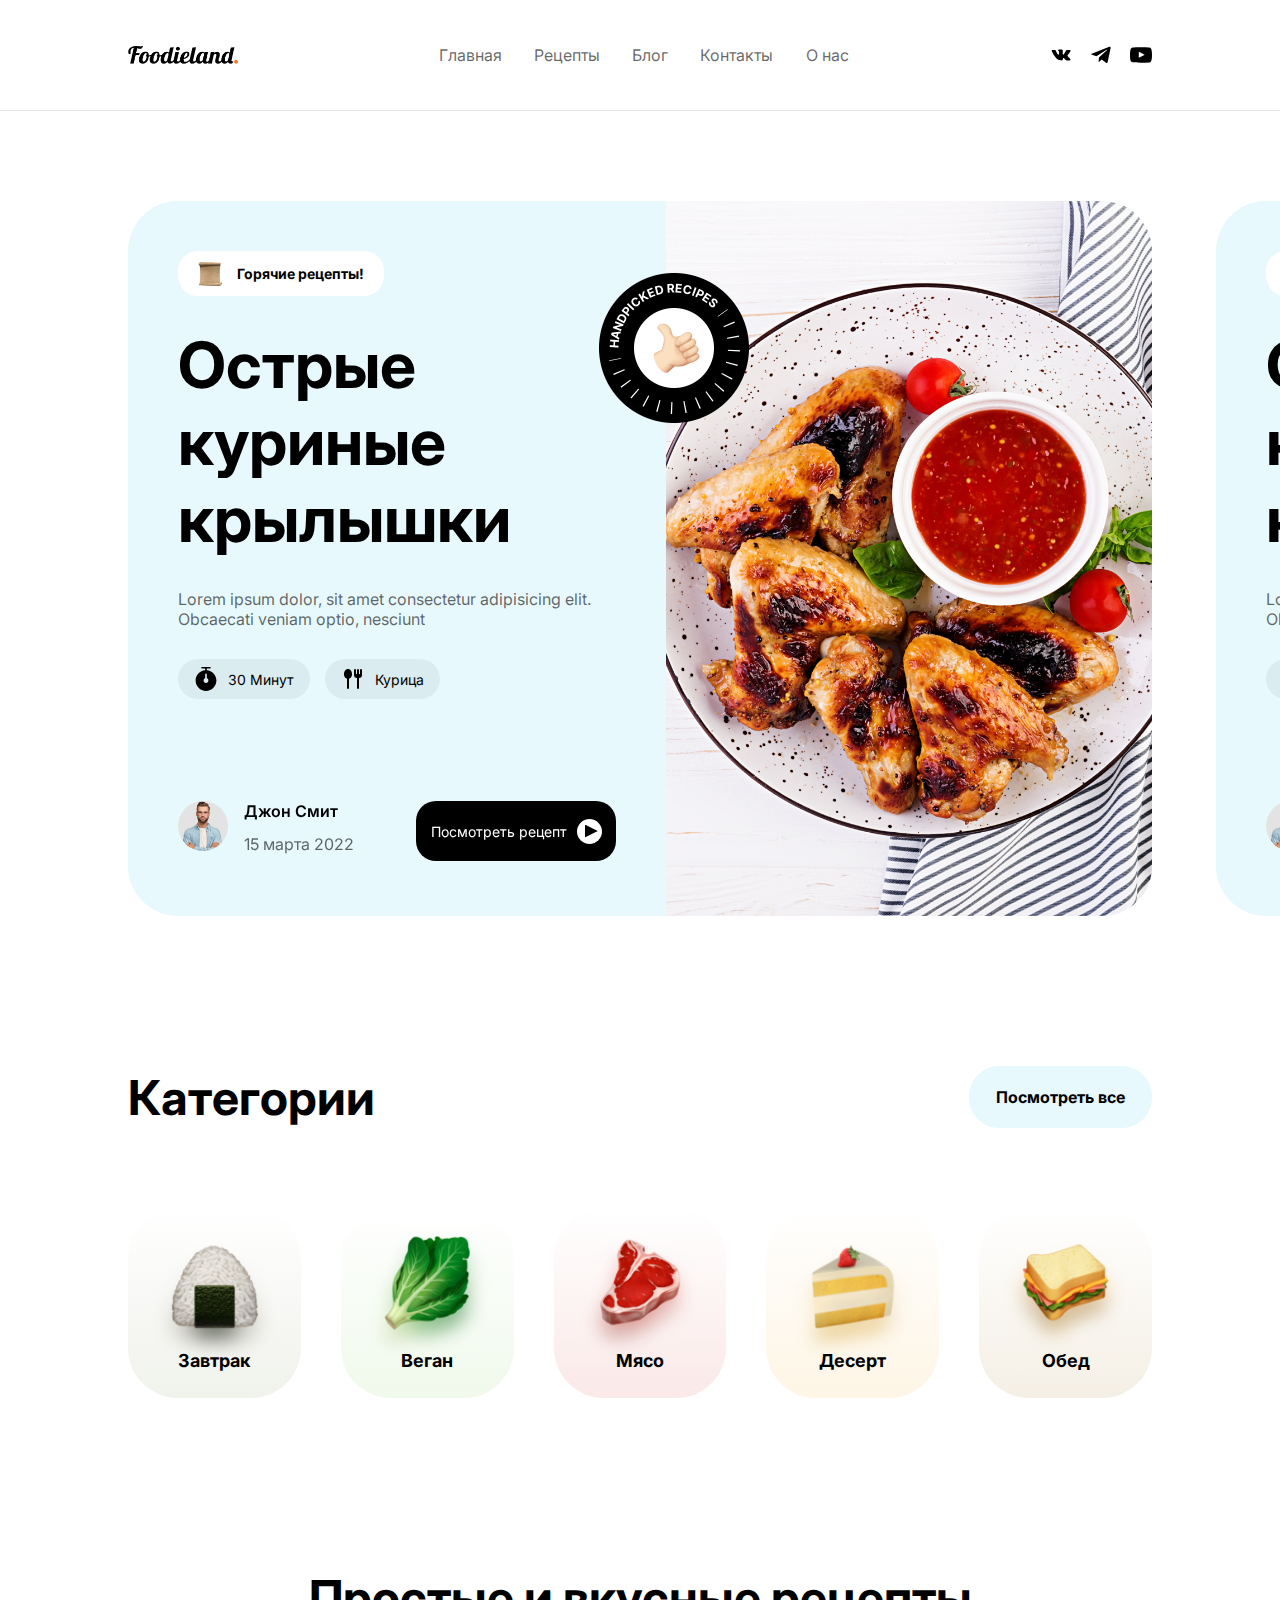
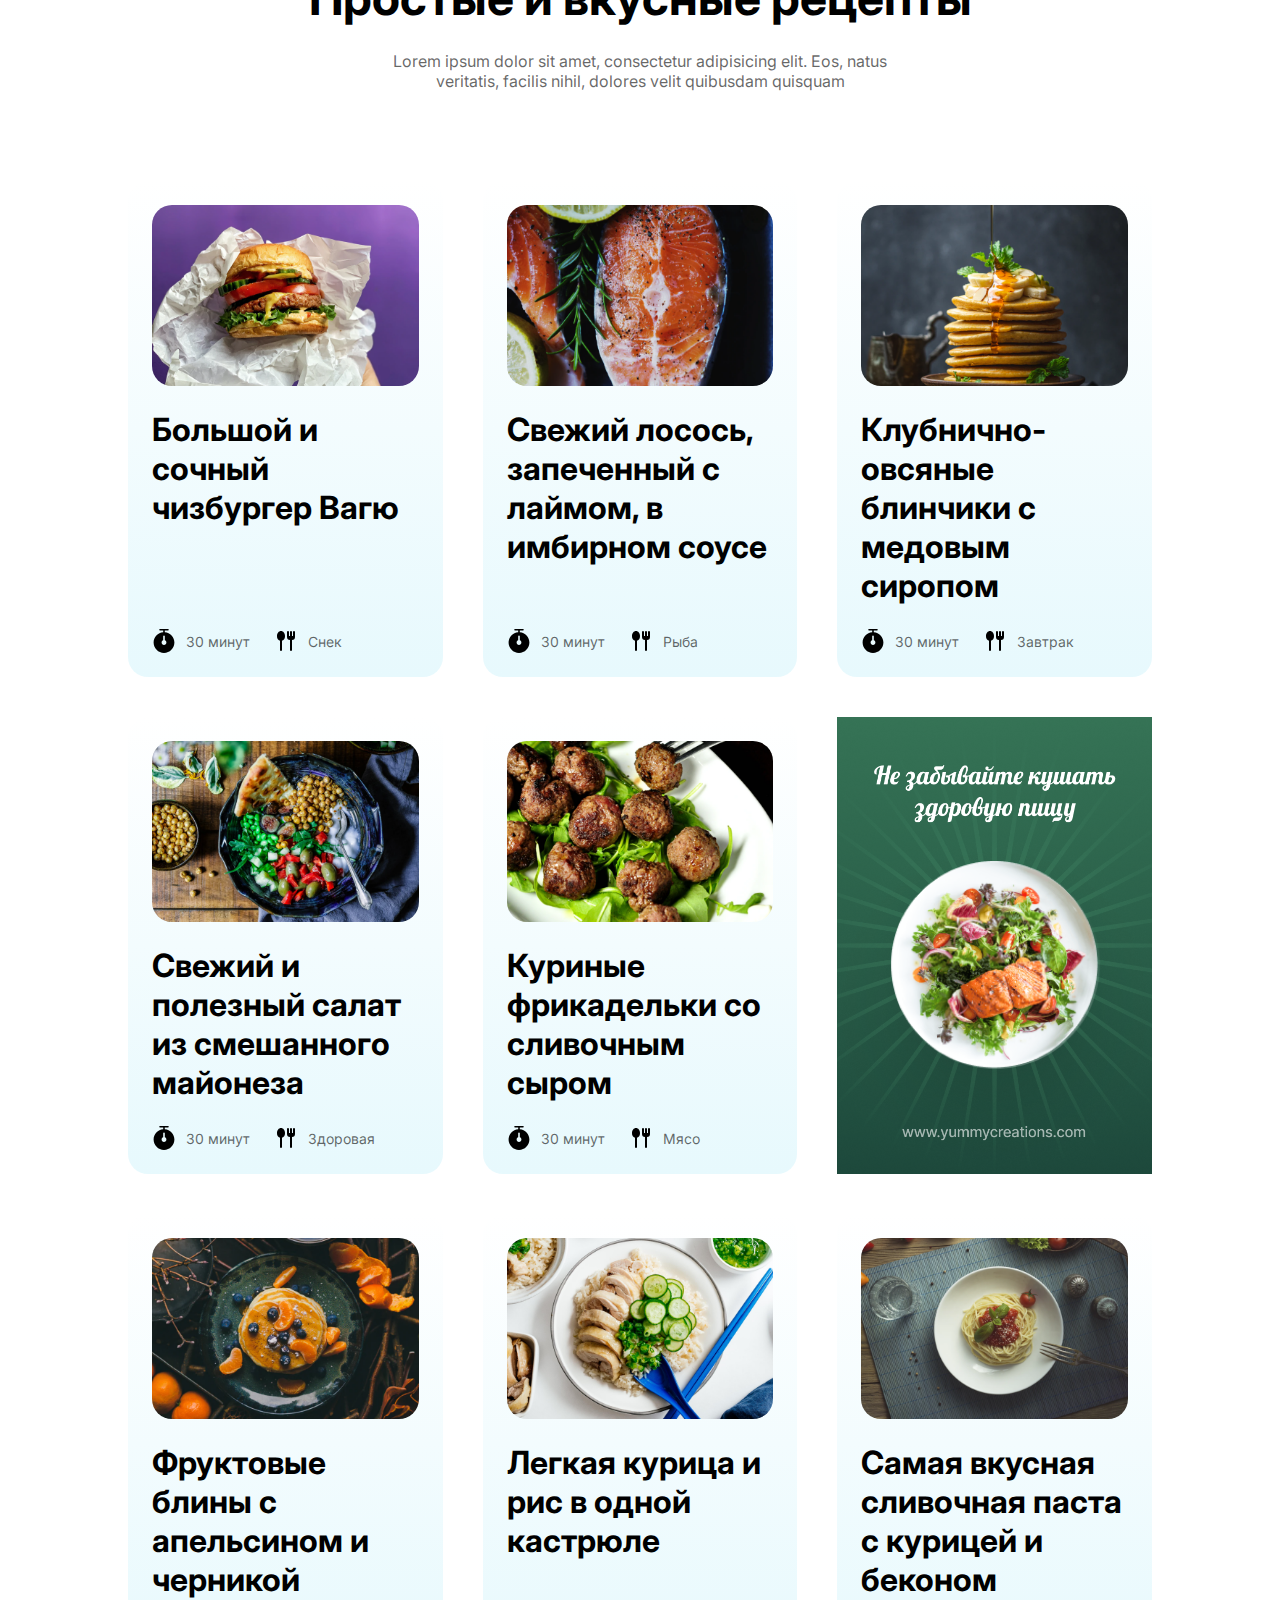
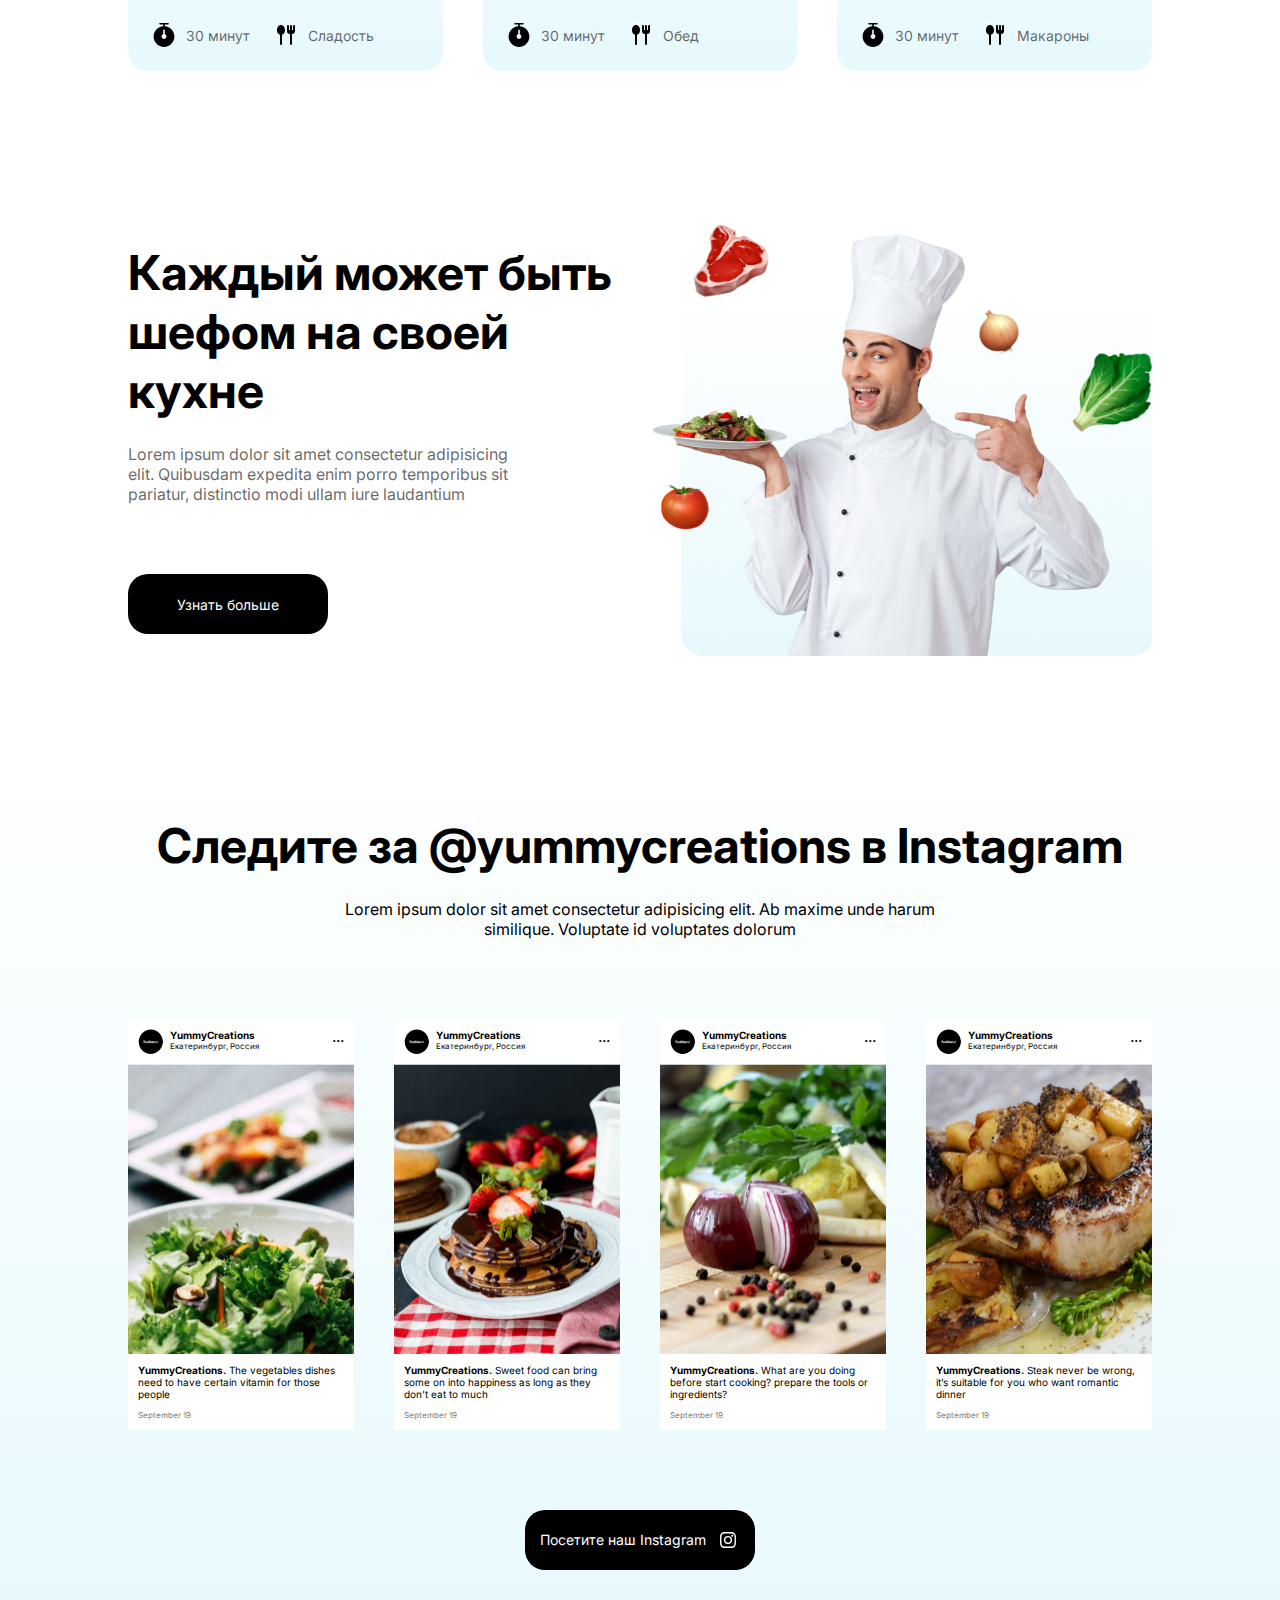
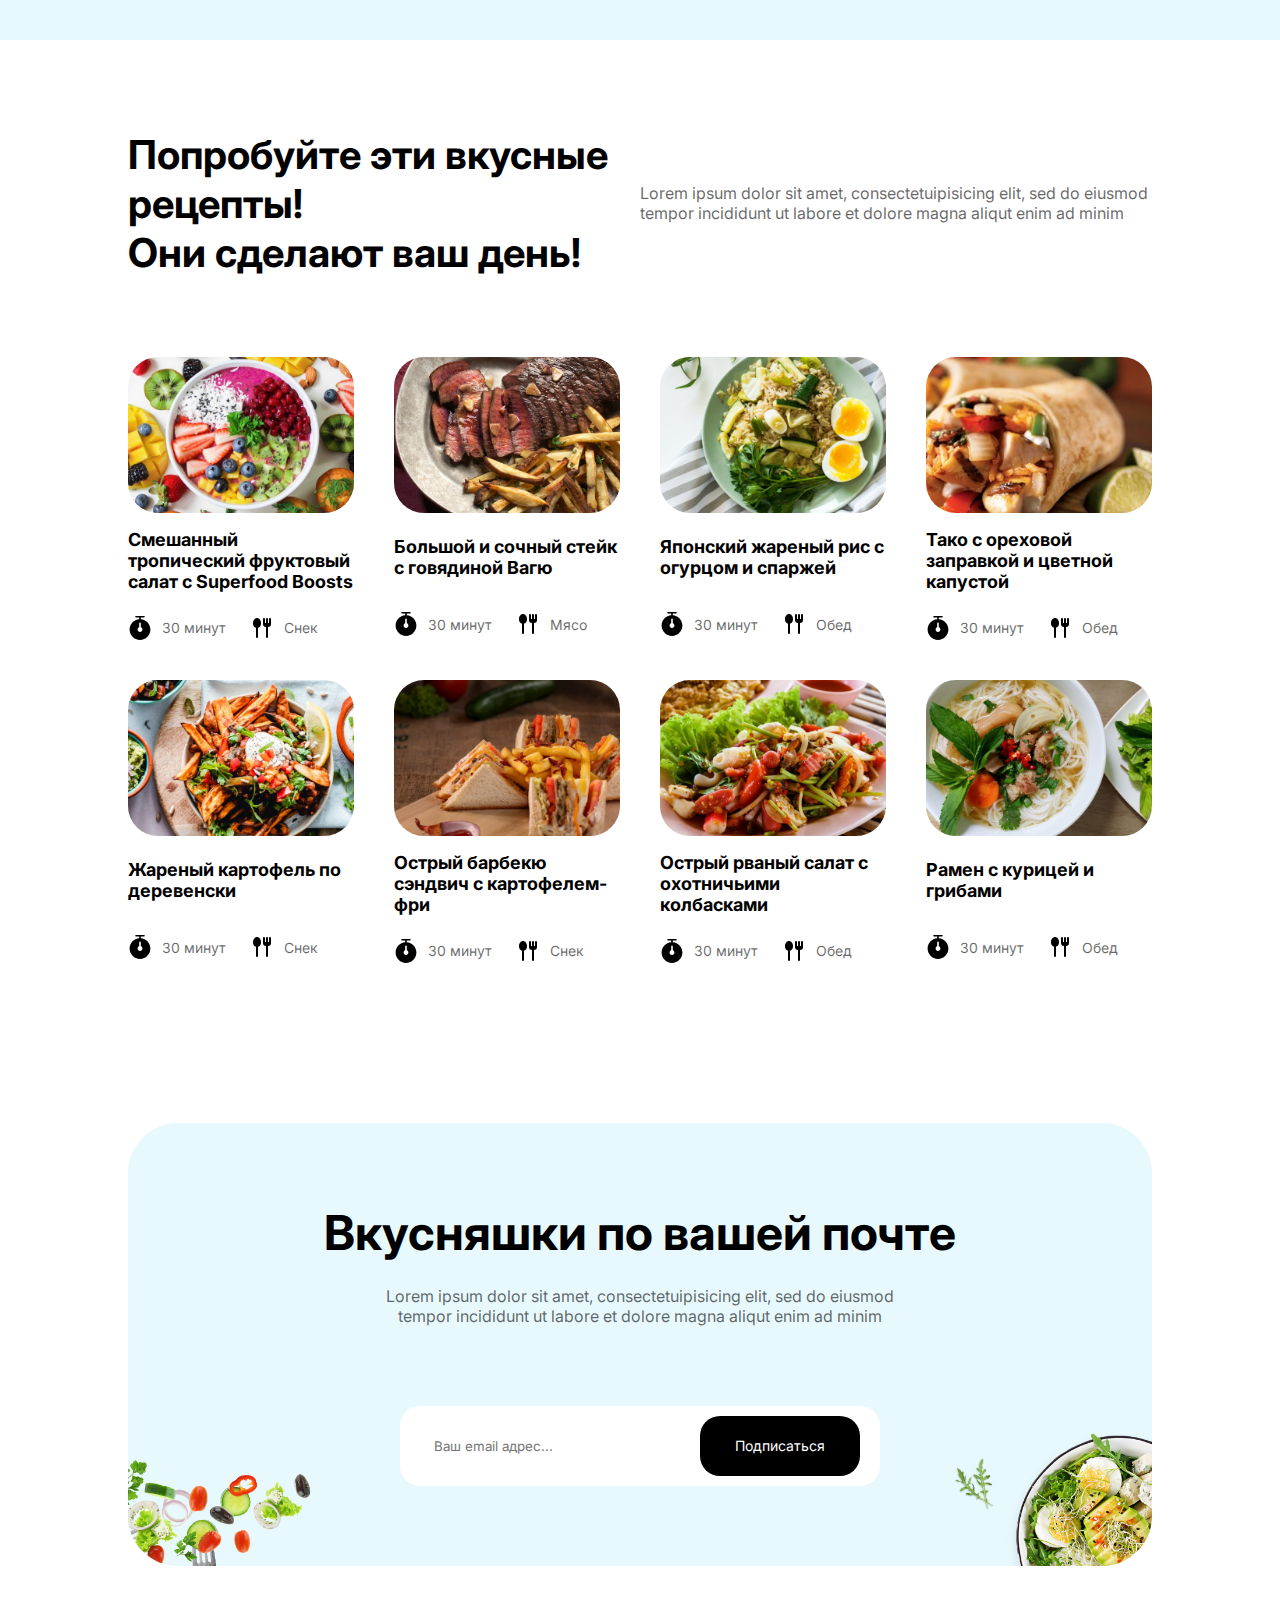
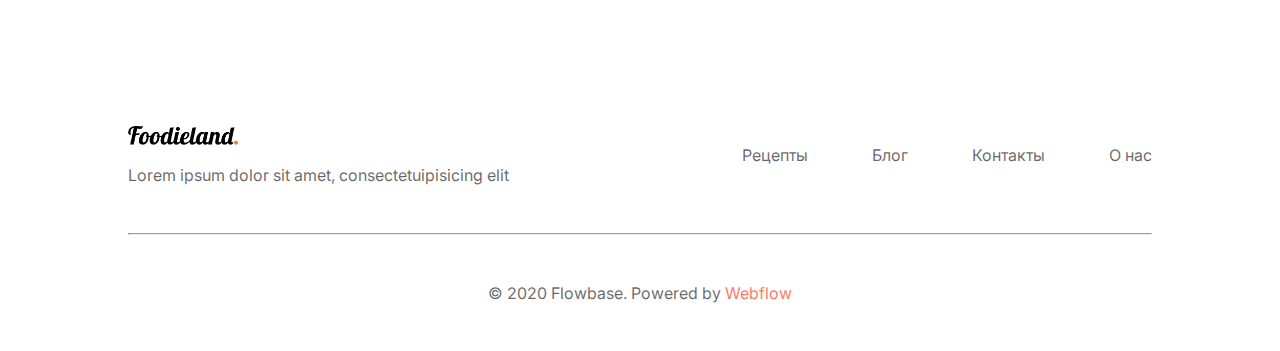
<file: index.html>
<!DOCTYPE html>
<html lang="ru">
<head>
    <meta charset="UTF-8">
    <meta name="viewport" content="width=device-width, initial-scale=1.0">
    <link rel="stylesheet" href="css/global.css">
    <!-- Классная тема чтобы иконку рядом с тайтлом поставить -->
    <!-- <link rel="icon" href="telegram.ico" type="image/x-icon"> -->
    <title>YummyCreations | Главная</title>
</head>
<body>
    <!-- HEADER -->
    <header class="header">
        <div class="header__wrapper">
            <img src="img/header/logo.png" alt="logo" class="logo">
            <nav class="header__nav">
                <ul class="menu">
                    <a href="index.html" class="menu__link"><li class="menu__item">Главная</li></a>
                    <a href="recipes.html" class="menu__link"><li class="menu__item">Рецепты</li></a>
                    <a href="blog.html" class="menu__link"><li class="menu__item">Блог</li></a>
                    <a href="contacts.html" class="menu__link"><li class="menu__item">Контакты</li></a>
                    <a href="about-us.html" class="menu__link"><li class="menu__item">О нас</li></a>
                </ul>
            </nav>
            <nav class="header__social">
                <img src="img/social-icons/vk-icon.svg" alt="vk" class="social__icon">
                <img src="img/social-icons/telegram-icon.svg" alt="tg" class="social__icon">
                <img src="img/social-icons/youtube-icon.svg" alt="yt" class="social__icon">
            </nav>
        </div>
    </header>
    <!-- INTRODUCE -->
    <section class="introduce">
        <div class="slider">
            <div class="slider-list">
                <div class="slider-track">
                    <div class="slide first">
                        <div class="recipe">
                            <div class="recipe__type">
                                <img src="img/slider-img/slider-icons/hot.png" alt="recipe_type" class="recipe__type__img">
                                <p class="recipe__type__info">Горячие рецепты!</p>
                            </div>
                            <div class="recipe__type__text">
                                <h1 class="recipe__type__text__title">Острые куриные крылышки</h1>
                                <p class="recipe__type__text__subtitle">Lorem ipsum dolor, sit amet consectetur adipisicing elit. Obcaecati veniam optio, nesciunt</p>
                            </div>
                            <div class="recipe__quick_info">
                                <div class="recipe__quick_info__time">
                                    <img src="img/slider-img/slider-icons/timer.svg" alt="recipe_time" class="recipe__quick_info__time__img">
                                    <p class="recipe__quick_info__time__text">30 Минут</p>    
                                </div>
                                <div class="recipe__quick_info__main_ingredient">
                                    <img src="img/slider-img/slider-icons/spoon-fork.svg" alt="main_ingredient" class="recipe__quick_info__main_ingredient__img">
                                    <p class="recipe__quick_info__main_ingredient__text">Курица</p>
                                </div>
                            </div>
                            <div class="recipe__meta">
                                <div class="recipe__meta__author">
                                    <img src="img/slider-img/slider-icons/avatar.jpg" alt="avatar" class="recipe__meta__author__avatar">
                                    <div class="recipe__meta__text">
                                        <p class="recipe__meta__text__name">Джон Смит</p>
                                        <p class="recipe__meta__text__post_time">15 марта 2022</p>
                                    </div>
                                </div>
                                <div class="recipe__meta__button main-btn">
                                    <p class="recipe__meta__button__text main-btn__text">Посмотреть рецепт</p>
                                    <div class="play_btn">
                                        <div class="play"></div>
                                    </div>
                                </div>
                            </div>
                        </div>
                        <div class="hand_pick"></div>
                        <div class="recipe__img"></div>
                    </div>
                    <div class="slide">
                        <div class="recipe">
                            <div class="recipe__type">
                                <img src="img/slider-img/slider-icons/hot.png" alt="recipe_type" class="recipe__type__img">
                                <p class="recipe__type__info">Горячие рецепты!</p>
                            </div>
                            <div class="recipe__type__text">
                                <h1 class="recipe__type__text__title">Острые куриные крылышки</h1>
                                <p class="recipe__type__text__subtitle">Lorem ipsum dolor, sit amet consectetur adipisicing elit. Obcaecati veniam optio, nesciunt</p>
                            </div>
                            <div class="recipe__quick_info">
                                <div class="recipe__quick_info__time">
                                    <img src="img/slider-img/slider-icons/timer.svg" alt="recipe_time" class="recipe__quick_info__time__img">
                                    <p class="recipe__quick_info__time__text">30 Минут</p>    
                                </div>
                                <div class="recipe__quick_info__main_ingredient">
                                    <img src="img/slider-img/slider-icons/spoon-fork.svg" alt="main_ingredient" class="recipe__quick_info__main_ingredient__img">
                                    <p class="recipe__quick_info__main_ingredient__text">Курица</p>
                                </div>
                            </div>
                            <div class="recipe__meta">
                                <div class="recipe__meta__author">
                                    <img src="img/slider-img/slider-icons/avatar.jpg" alt="avatar" class="recipe__meta__author__avatar">
                                    <div class="recipe__meta__text">
                                        <p class="recipe__meta__text__name">Джон Смит</p>
                                        <p class="recipe__meta__text__post_time">15 марта 2022</p>
                                    </div>
                                </div>
                                <div class="recipe__meta__button main-btn">
                                    <p class="recipe__meta__button__text main-btn__text">Посмотреть рецепт</p>
                                    <div class="play_btn">
                                        <div class="play"></div>
                                    </div>
                                </div>
                            </div>
                        </div>
                        <div class="hand_pick"></div>
                        <div class="recipe__img"></div>
                    </div>
                    <div class="slide last">
                        <div class="recipe">
                            <div class="recipe__type">
                                <img src="img/slider-img/slider-icons/hot.png" alt="recipe_type" class="recipe__type__img">
                                <p class="recipe__type__info">Горячие рецепты!</p>
                            </div>
                            <div class="recipe__type__text">
                                <h1 class="recipe__type__text__title">Острые куриные крылышки</h1>
                                <p class="recipe__type__text__subtitle">Lorem ipsum dolor, sit amet consectetur adipisicing elit. Obcaecati veniam optio, nesciunt</p>
                            </div>
                            <div class="recipe__quick_info">
                                <div class="recipe__quick_info__time">
                                    <img src="img/slider-img/slider-icons/timer.svg" alt="recipe_time" class="recipe__quick_info__time__img">
                                    <p class="recipe__quick_info__time__text">30 Минут</p>    
                                </div>
                                <div class="recipe__quick_info__main_ingredient">
                                    <img src="img/slider-img/slider-icons/spoon-fork.svg" alt="main_ingredient" class="recipe__quick_info__main_ingredient__img">
                                    <p class="recipe__quick_info__main_ingredient__text">Курица</p>
                                </div>
                            </div>
                            <div class="recipe__meta">
                                <div class="recipe__meta__author">
                                    <img src="img/slider-img/slider-icons/avatar.jpg" alt="avatar" class="recipe__meta__author__avatar">
                                    <div class="recipe__meta__text">
                                        <p class="recipe__meta__text__name">Джон Смит</p>
                                        <p class="recipe__meta__text__post_time">15 марта 2022</p>
                                    </div>
                                </div>
                                <div class="recipe__meta__button main-btn">
                                    <p class="recipe__meta__button__text main-btn__text">Посмотреть рецепт</p>
                                    <div class="play_btn">
                                        <div class="play"></div>
                                    </div>
                                </div>
                            </div>
                        </div>
                        <div class="hand_pick"></div>
                        <div class="recipe__img"></div>
                    </div>
                </div>
            </div>
        </div>
        <script src="js/introduce-slider.js"></script>
    </section>
    <!-- CATEGORIES -->
    <section class="categories">
        <div class="categories__header">
            <h1 class="categories__title">Категории</h1>
            <div class="view_all_btn">
                <p class="view_all_btn__text">Посмотреть все</p>
            </div>
        </div>
        <div class="categories__items">
            <div class="categories__item grey_gradient">
                <img src="img/categories/onigiri.png" alt="onigiri" class="categories__item__img">
                <img src="img/categories/onigiri.png" alt="onigiri" class="categories__item__img blur">
                <h1 class="categories__item__title">Завтрак</h1>
            </div>
            <div class="categories__item green_gradient">
                <img src="img/categories/vegan.png" alt="vegan" class="categories__item__img">
                <img src="img/categories/vegan.png" alt="vegan" class="categories__item__img blur">
                <h1 class="categories__item__title">Веган</h1>
            </div>
            <div class="categories__item red_gradient">
                <img src="img/categories/meat.png" alt="meat" class="categories__item__img">
                <img src="img/categories/meat.png" alt="meat" class="categories__item__img blur">
                <h1 class="categories__item__title">Мясо</h1>
            </div>
            <div class="categories__item yellow_gradient">
                <img src="img/categories/dessert.png" alt="dessert" class="categories__item__img">
                <img src="img/categories/dessert.png" alt="dessert" class="categories__item__img blur">
                <h1 class="categories__item__title">Десерт</h1>
            </div>
            <div class="categories__item orange_gradient">
                <img src="img/categories/lunch.png" alt="lunch" class="categories__item__img">
                <img src="img/categories/lunch.png" alt="lunch" class="categories__item__img blur">
                <h1 class="categories__item__title">Обед</h1>
            </div>
            <div class="categories__item brown_gradient">
                <img src="img/categories/chockolate.png" alt="chocolate" class="categories__item__img">
                <img src="img/categories/chockolate.png" alt="chocolate" class="categories__item__img blur">
                <h1 class="categories__item__title">Шоколад</h1>
            </div>
        </div>
    </section>
    <!-- FAVORITE RECIPES -->
    <section class="favorite_recipes">
        <h1 class="favorite_recipes__title">Простые и вкусные рецепты</h1>
        <p class="favorite_recipes__subtitle">Lorem ipsum dolor sit amet, consectetur adipisicing elit. Eos, natus veritatis, facilis nihil, dolores velit quibusdam quisquam</p>
        <div class="favorite_recipes__items">
            <div class="favorite_recipes__item">
                <img src="img/favorite-recipes/fav-burger.png" alt="burger" class="favorite_recipes__item__img">
                <h1 class="favorite_recipes__item__title">Большой и сочный чизбургер Вагю</h1>
                <div class="cooking_info">
                    <div class="cooking_info__time">
                        <img src="img/slider-img/slider-icons/timer.svg" alt="" class="cooking_info__img">
                        <p class="cooking_info__text">30 минут</p>
                    </div>
                    <div class="cooking_info__type">
                        <img src="img/slider-img/slider-icons/spoon-fork.svg" alt="" class="cooking_info__img">
                        <p class="cooking_info__text">Снек</p>
                    </div>
                </div>
            </div>
            <div class="favorite_recipes__item">
                <img src="img/favorite-recipes/fav-fish.png" alt="fish" class="favorite_recipes__item__img">
                <h1 class="favorite_recipes__item__title">
                    Свежий лосось, запеченный с лаймом, в имбирном соусе</h1>
                <div class="cooking_info">
                    <div class="cooking_info__time">
                        <img src="img/slider-img/slider-icons/timer.svg" alt="" class="cooking_info__img">
                        <p class="cooking_info__text">30 минут</p>
                    </div>
                    <div class="cooking_info__type">
                        <img src="img/slider-img/slider-icons/spoon-fork.svg" alt="" class="cooking_info__img">
                        <p class="cooking_info__text">Рыба</p>
                    </div>
                </div>
            </div>
            <div class="favorite_recipes__item">
                <img src="img/favorite-recipes/fav-pancakes.png" alt="pancake" class="favorite_recipes__item__img">
                <h1 class="favorite_recipes__item__title">
                    Клубнично-овсяные блинчики с медовым сиропом</h1>
                <div class="cooking_info">
                    <div class="cooking_info__time">
                        <img src="img/slider-img/slider-icons/timer.svg" alt="" class="cooking_info__img">
                        <p class="cooking_info__text">30 минут</p>
                    </div>
                    <div class="cooking_info__type">
                        <img src="img/slider-img/slider-icons/spoon-fork.svg" alt="" class="cooking_info__img">
                        <p class="cooking_info__text">Завтрак</p>
                    </div>
                </div>
            </div>
            <div class="favorite_recipes__item">
                <img src="img/favorite-recipes/fav-mayo-salad.png" alt="mayo-salad" class="favorite_recipes__item__img">
                <h1 class="favorite_recipes__item__title">
                    Свежий и полезный салат из смешанного майонеза</h1>
                <div class="cooking_info">
                    <div class="cooking_info__time">
                        <img src="img/slider-img/slider-icons/timer.svg" alt="" class="cooking_info__img">
                        <p class="cooking_info__text">30 минут</p>
                    </div>
                    <div class="cooking_info__type">
                        <img src="img/slider-img/slider-icons/spoon-fork.svg" alt="" class="cooking_info__img">
                        <p class="cooking_info__text">Здоровая</p>
                    </div>
                </div>
            </div>
            <div class="favorite_recipes__item">
                <img src="img/favorite-recipes/fav-meatballs.png" alt="meatballs" class="favorite_recipes__item__img">
                <h1 class="favorite_recipes__item__title">Куриные фрикадельки со сливочным сыром
                </h1>
                <div class="cooking_info">
                    <div class="cooking_info__time">
                        <img src="img/slider-img/slider-icons/timer.svg" alt="" class="cooking_info__img">
                        <p class="cooking_info__text">30 минут</p>
                    </div>
                    <div class="cooking_info__type">
                        <img src="img/slider-img/slider-icons/spoon-fork.svg" alt="" class="cooking_info__img">
                        <p class="cooking_info__text">Мясо</p>
                    </div>
                </div>
            </div>
            <img src="img/ads.png" alt="ads" class="favorite_recipes__img">
            <div class="favorite_recipes__item">
                <img src="img/favorite-recipes/fav-orange-pancakes.png" alt="orange-pancakes" class="favorite_recipes__item__img">
                <h1 class="favorite_recipes__item__title">Фруктовые блины с апельсином и черникой
                </h1>
                <div class="cooking_info">
                    <div class="cooking_info__time">
                        <img src="img/slider-img/slider-icons/timer.svg" alt="" class="cooking_info__img">
                        <p class="cooking_info__text">30 минут</p>
                    </div>
                    <div class="cooking_info__type">
                        <img src="img/slider-img/slider-icons/spoon-fork.svg" alt="" class="cooking_info__img">
                        <p class="cooking_info__text">Сладость</p>
                    </div>
                </div>
            </div>
            <div class="favorite_recipes__item">
                <img src="img/favorite-recipes/fav-chicken-rice.png" alt="chicken-rice" class="favorite_recipes__item__img">
                <h1 class="favorite_recipes__item__title">Легкая курица и рис в одной кастрюле</h1>
                <div class="cooking_info">
                    <div class="cooking_info__time">
                        <img src="img/slider-img/slider-icons/timer.svg" alt="" class="cooking_info__img">
                        <p class="cooking_info__text">30 минут</p>
                    </div>
                    <div class="cooking_info__type">
                        <img src="img/slider-img/slider-icons/spoon-fork.svg" alt="" class="cooking_info__img">
                        <p class="cooking_info__text">Обед</p>
                    </div>
                </div>
            </div>
            <div class="favorite_recipes__item">
                <img src="img/favorite-recipes/fav-chicken-pasta.png" alt="fav-chicken-pasta" class="favorite_recipes__item__img">
                <h1 class="favorite_recipes__item__title">Самая вкусная сливочная паста с курицей и беконом
                </h1>
                <div class="cooking_info">
                    <div class="cooking_info__time">
                        <img src="img/slider-img/slider-icons/timer.svg" alt="" class="cooking_info__img">
                        <p class="cooking_info__text">30 минут</p>
                    </div>
                    <div class="cooking_info__type">
                        <img src="img/slider-img/slider-icons/spoon-fork.svg" alt="" class="cooking_info__img">
                        <p class="cooking_info__text">Макароны</p>
                    </div>
                </div>
            </div>
        </div>
    </section>
    <!-- BE A CHEF -->
    <section class="be_a_chef">
        <div class="be_a_chef__content">
            <h1 class="be_a_chef__content__title">Каждый может быть шефом на своей кухне</h1>
            <p class="be_a_chef__content__subtitle">Lorem ipsum dolor sit amet consectetur adipisicing elit. Quibusdam expedita enim porro temporibus sit pariatur, distinctio modi ullam iure laudantium</p>
            <div class="be_a_chef__btn main-btn">
                <p class="main-btn__text">Узнать больше</p>
            </div>
        </div>
        <div class="be_a_chef__img">
            <img src="img/be-a-chef/tomato.png" alt="tomato" class="be_a_chef__img__filler_1">
            <img src="img/categories/meat.png" alt="meat" class="be_a_chef__img__filler_2">
            <img src="img/be-a-chef/onion.png" alt="onion" class="be_a_chef__img__filler_3">
            <img src="img/categories/vegan.png" alt="vegan" class="be_a_chef__img__filler_4">
            <img src="img/be-a-chef/chef.png" alt="" class="be_a_chef__img__main">
        </div>
    </section>
    <!-- VISIT INSTAGRAM -->
    <section class="visit_insta">
        <h1 class="visit_insta__title">Следите за @yummycreations в Instagram</h1>
        <p class="visit_insta__subtitle">Lorem ipsum dolor sit amet consectetur adipisicing elit. Ab maxime unde harum similique. Voluptate id voluptates dolorum</p>
        <div class="insta_preview">
            <div class="insta_preview__card">
                <div class="insta_preview__card__header">
                    <div class="card__header__info">
                        <img src="img/insta-content/logo.png" alt="logo" class="card__header__logo">
                        <div class="card__header__text">
                            <h1 class="card__header__title">YummyCreations</h1>
                            <p class="card__header__subtitle">Екатеринбург, Россия</p>
                        </div>
                    </div>
                    <p class="card__header__tabs">...</p>
                </div>
                <img src="img/insta-content/card-1.png" alt="content" class="insta_preview__card__img">
                <div class="insta_preview__card__info">
                    <p class="card__info__text"><b>YummyCreations.</b> The vegetables dishes need to have certain vitamin for those people</p>
                    <p class="card__info__post_date">September 19</p>
                </div>
            </div>
            <div class="insta_preview__card">
                <div class="insta_preview__card__header">
                    <div class="card__header__info">
                        <img src="img/insta-content/logo.png" alt="logo" class="card__header__logo">
                        <div class="card__header__text">
                            <h1 class="card__header__title">YummyCreations</h1>
                            <p class="card__header__subtitle">Екатеринбург, Россия</p>
                        </div>
                    </div>
                    <p class="card__header__tabs">...</p>
                </div>
                <img src="img/insta-content/card-2.png" alt="content" class="insta_preview__card__img">
                <div class="insta_preview__card__info">
                    <p class="card__info__text"><b>YummyCreations.</b> Sweet food can bring some on into happiness as long as they don’t eat to much</p>
                    <p class="card__info__post_date">September 19</p>
                </div>
            </div>
            <div class="insta_preview__card">
                <div class="insta_preview__card__header">
                    <div class="card__header__info">
                        <img src="img/insta-content/logo.png" alt="logo" class="card__header__logo">
                        <div class="card__header__text">
                            <h1 class="card__header__title">YummyCreations</h1>
                            <p class="card__header__subtitle">Екатеринбург, Россия</p>
                        </div>
                    </div>
                    <p class="card__header__tabs">...</p>
                </div>
                <img src="img/insta-content/card-3.png" alt="content" class="insta_preview__card__img">
                <div class="insta_preview__card__info">
                    <p class="card__info__text"><b>YummyCreations.</b> What are you doing before start cooking? prepare the  tools or ingredients?</p>
                    <p class="card__info__post_date">September 19</p>
                </div>
            </div>
            <div class="insta_preview__card">
                <div class="insta_preview__card__header">
                    <div class="card__header__info">
                        <img src="img/insta-content/logo.png" alt="logo" class="card__header__logo">
                        <div class="card__header__text">
                            <h1 class="card__header__title">YummyCreations</h1>
                            <p class="card__header__subtitle">Екатеринбург, Россия</p>
                        </div>
                    </div>
                    <p class="card__header__tabs">...</p>
                </div>
                <img src="img/insta-content/card-4.png" alt="content" class="insta_preview__card__img">
                <div class="insta_preview__card__info">
                    <p class="card__info__text"><b>YummyCreations.</b> Steak never be wrong, it’s suitable for you who want romantic dinner</p>
                    <p class="card__info__post_date">September 19</p>
                </div>
            </div>
        </div>
        <div class="insta_preview__btn main-btn">
            <p class="main-btn__text">Посетите наш Instagram</p>
            <img src="img/insta-content/instagram.svg" alt="insta" class="insta_preview__btn__img">
        </div>
    </section>
    <!-- MAKE YOUR DAY -->
    <section class="make_your_day">
        <div class="make_your_day__header">
            <h1 class="make_your_day__title">Попробуйте эти вкусные рецепты!<br> Они сделают ваш день!</h1>
            <p class="make_your_day__subtitle">Lorem ipsum dolor sit amet, consectetuipisicing elit, sed do eiusmod tempor incididunt ut labore et dolore magna aliqut enim ad minim </p>
        </div>
        <div class="make_your_day__cards">
            <div class="make_your_day__card">
                <img src="img/make-your-day/fruit-salad.png" alt="fruit-salad" class="make_your_day__card__img">
                <h1 class="make_your_day__card__title">Смешанный тропический фруктовый салат с Superfood Boosts</h1>
                <div class="cooking_info">
                    <div class="cooking_info__time">
                        <img src="img/slider-img/slider-icons/timer.svg" alt="" class="cooking_info__img">
                        <p class="cooking_info__text">30 минут</p>
                    </div>
                    <div class="cooking_info__type">
                        <img src="img/slider-img/slider-icons/spoon-fork.svg" alt="" class="cooking_info__img">
                        <p class="cooking_info__text">Снек</p>
                    </div>
                </div>
            </div>
            <!--  -->
            <div class="make_your_day__card">
                <img src="img/make-your-day/beef.png" alt="beef" class="make_your_day__card__img">
                <h1 class="make_your_day__card__title">Большой и сочный стейк с говядиной Вагю</h1>
                <div class="cooking_info">
                    <div class="cooking_info__time">
                        <img src="img/slider-img/slider-icons/timer.svg" alt="" class="cooking_info__img">
                        <p class="cooking_info__text">30 минут</p>
                    </div>
                    <div class="cooking_info__type">
                        <img src="img/slider-img/slider-icons/spoon-fork.svg" alt="" class="cooking_info__img">
                        <p class="cooking_info__text">Мясо</p>
                    </div>
                </div>
            </div>
            <!--  -->
            <div class="make_your_day__card">
                <img src="img/make-your-day/fried-rice.png" alt="fried-rice" class="make_your_day__card__img">
                <h1 class="make_your_day__card__title">Японский жареный рис c огурцом и спаржей</h1>
                <div class="cooking_info">
                    <div class="cooking_info__time">
                        <img src="img/slider-img/slider-icons/timer.svg" alt="" class="cooking_info__img">
                        <p class="cooking_info__text">30 минут</p>
                    </div>
                    <div class="cooking_info__type">
                        <img src="img/slider-img/slider-icons/spoon-fork.svg" alt="" class="cooking_info__img">
                        <p class="cooking_info__text">Обед</p>
                    </div>
                </div>
            </div>
            <!--  -->
            <div class="make_your_day__card">
                <img src="img/make-your-day/taco.png" alt="taco" class="make_your_day__card__img">
                <h1 class="make_your_day__card__title">Тако с ореховой заправкой и цветной капустой</h1>
                <div class="cooking_info">
                    <div class="cooking_info__time">
                        <img src="img/slider-img/slider-icons/timer.svg" alt="" class="cooking_info__img">
                        <p class="cooking_info__text">30 минут</p>
                    </div>
                    <div class="cooking_info__type">
                        <img src="img/slider-img/slider-icons/spoon-fork.svg" alt="" class="cooking_info__img">
                        <p class="cooking_info__text">Обед</p>
                    </div>
                </div>
            </div>
            <!--  -->
            <div class="make_your_day__card">
                <img src="img/make-your-day/fried-potato.png" alt="fried-potato" class="make_your_day__card__img">
                <h1 class="make_your_day__card__title">Жареный картофель по деревенски</h1>
                <div class="cooking_info">
                    <div class="cooking_info__time">
                        <img src="img/slider-img/slider-icons/timer.svg" alt="" class="cooking_info__img">
                        <p class="cooking_info__text">30 минут</p>
                    </div>
                    <div class="cooking_info__type">
                        <img src="img/slider-img/slider-icons/spoon-fork.svg" alt="" class="cooking_info__img">
                        <p class="cooking_info__text">Снек</p>
                    </div>
                </div>
            </div>
            <!--  -->
            <div class="make_your_day__card">
                <img src="img/make-your-day/sandwich.png" alt="sandwich" class="make_your_day__card__img">
                <h1 class="make_your_day__card__title">Острый барбекю сэндвич с картофелем-фри</h1>
                <div class="cooking_info">
                    <div class="cooking_info__time">
                        <img src="img/slider-img/slider-icons/timer.svg" alt="" class="cooking_info__img">
                        <p class="cooking_info__text">30 минут</p>
                    </div>
                    <div class="cooking_info__type">
                        <img src="img/slider-img/slider-icons/spoon-fork.svg" alt="" class="cooking_info__img">
                        <p class="cooking_info__text">Снек</p>
                    </div>
                </div>
            </div>
            <!--  -->
            <div class="make_your_day__card">
                <img src="img/make-your-day/socage-salad.png" alt="socage-salad" class="make_your_day__card__img">
                <h1 class="make_your_day__card__title">Острый рваный салат с охотничьими колбасками</h1>
                <div class="cooking_info">
                    <div class="cooking_info__time">
                        <img src="img/slider-img/slider-icons/timer.svg" alt="" class="cooking_info__img">
                        <p class="cooking_info__text">30 минут</p>
                    </div>
                    <div class="cooking_info__type">
                        <img src="img/slider-img/slider-icons/spoon-fork.svg" alt="" class="cooking_info__img">
                        <p class="cooking_info__text">Обед</p>
                    </div>
                </div>
            </div>
            <!--  -->
            <div class="make_your_day__card">
                <img src="img/make-your-day/chicken-ramen.png" alt="chicken-ramen" class="make_your_day__card__img">
                <h1 class="make_your_day__card__title">Рамен с курицей и грибами</h1>
                <div class="cooking_info">
                    <div class="cooking_info__time">
                        <img src="img/slider-img/slider-icons/timer.svg" alt="" class="cooking_info__img">
                        <p class="cooking_info__text">30 минут</p>
                    </div>
                    <div class="cooking_info__type">
                        <img src="img/slider-img/slider-icons/spoon-fork.svg" alt="" class="cooking_info__img">
                        <p class="cooking_info__text">Обед</p>
                    </div>
                </div>
            </div>
        </div>
    </section>
    <!-- INBOX SUBSCRIBE -->
    <section class="inbox_subscribe">
        <h1 class="inbox_subscribe__title">Вкусняшки по вашей почте</h1>
        <p class="inbox_subscribe__subtitle">Lorem ipsum dolor sit amet, consectetuipisicing elit, sed do eiusmod tempor incididunt ut labore et dolore magna aliqut enim ad minim</p>
        <form action="js/#" method="post">
            <div class="inbox_subscribe__input custom_input">
                <input type="email" placeholder="Ваш email адрес..." class="input__text inbox_subscribe__input_text">
                <div class="subscribe-btn main-btn">
                    <p class="main-btn__text">Подписаться</p>
                </div>
            </div>
        </form>
        <img src="img/inbox-subscribe/salad-1.png" alt="salad" class="inbox_subscribe__img_1">
        <img src="img/inbox-subscribe/salad-2.png" alt="salad" class="inbox_subscribe__img_2">
    </section>
    <!-- FOOTER -->
    <footer class="footer">
        <div class="footer__header">
            <div class="footer__header__info">
                <img src="img/header/logo.png" alt="logo" class="footer__header__info__logo">
                <p class="footer__header__info__text">Lorem ipsum dolor sit amet, consectetuipisicing elit</p>
            </div>
            <nav class="footer__header__nav">
                <ul class="footer__header__menu">
                    <li class="footer__header__menu__item">
                        <a href="recipes.html" class="footer__header__menu__link">Рецепты</a>
                    </li>
                    <li class="footer__header__menu__item">
                        <a href="blog.html" class="footer__header__menu__link">Блог</a>
                    </li>
                    <li class="footer__header__menu__item">
                        <a href="contacts.html" class="footer__header__menu__link">Контакты</a>
                    </li>
                    <li class="footer__header__menu__item">
                        <a href="about-us.html" class="footer__header__menu__link">О нас</a>
                    </li>
                </ul>
            </nav>
        </div>
        <hr>
        <div class="footer__license">
            <p class="footer__license__text">© 2020 Flowbase. Powered by <span class="orange">Webflow</span></p>
        </div>
    </footer>
</body>
</html>
</file>
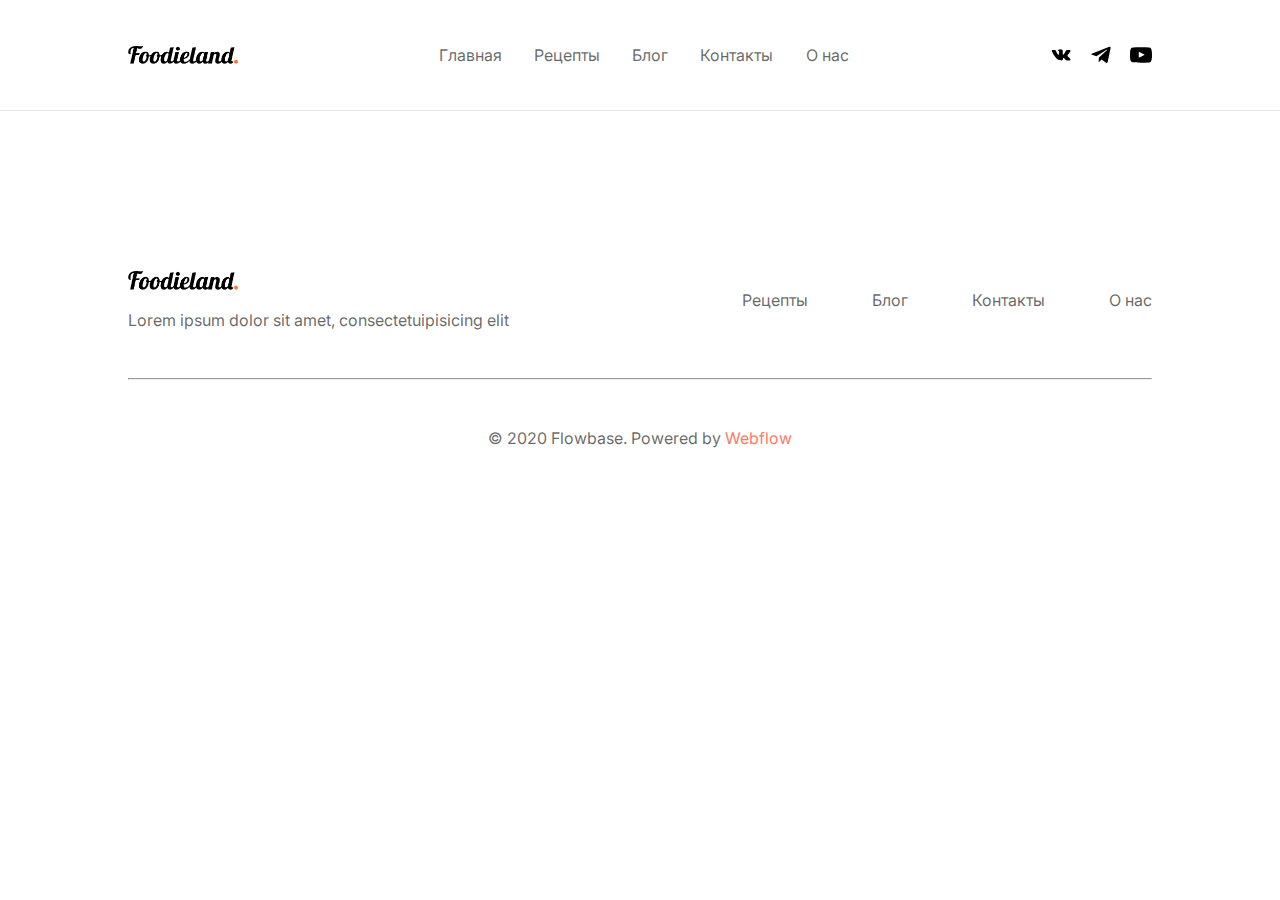
<file: about-us.html>
<!DOCTYPE html>
<html lang="ru">
<head>
    <meta charset="UTF-8">
    <meta name="viewport" content="width=device-width, initial-scale=1.0">
    <link rel="stylesheet" href="css/global.css">
    <title>YummyCreations | О нас</title>
</head>
<body>
    <!-- HEADER -->
    <header class="header">
        <div class="header__wrapper">
            <img src="img/header/logo.png" alt="logo" class="logo">
            <nav class="header__nav">
                <ul class="menu">
                    <a href="index.html" class="menu__link"><li class="menu__item">Главная</li></a>
                    <a href="recipes.html" class="menu__link"><li class="menu__item">Рецепты</li></a>
                    <a href="blog.html" class="menu__link"><li class="menu__item">Блог</li></a>
                    <a href="contacts.html" class="menu__link"><li class="menu__item">Контакты</li></a>
                    <a href="about-us.html" class="menu__link"><li class="menu__item">О нас</li></a>
                </ul>
            </nav>
            <nav class="header__social">
                <img src="img/social-icons/vk-icon.svg" alt="vk" class="social__icon">
                <img src="img/social-icons/telegram-icon.svg" alt="tg" class="social__icon">
                <img src="img/social-icons/youtube-icon.svg" alt="yt" class="social__icon">
            </nav>
        </div>
    </header>

    <!-- FOOTER -->
    <footer class="footer">
        <div class="footer__header">
            <div class="footer__header__info">
                <img src="img/header/logo.png" alt="logo" class="footer__header__info__logo">
                <p class="footer__header__info__text">Lorem ipsum dolor sit amet, consectetuipisicing elit</p>
            </div>
            <nav class="footer__header__nav">
                <ul class="footer__header__menu">
                    <li class="footer__header__menu__item">
                        <a href="recipes.html" class="footer__header__menu__link">Рецепты</a>
                    </li>
                    <li class="footer__header__menu__item">
                        <a href="blog.html" class="footer__header__menu__link">Блог</a>
                    </li>
                    <li class="footer__header__menu__item">
                        <a href="contacts.html" class="footer__header__menu__link">Контакты</a>
                    </li>
                    <li class="footer__header__menu__item">
                        <a href="about-us.html" class="footer__header__menu__link">О нас</a>
                    </li>
                </ul>
            </nav>
        </div>
        <hr>
        <div class="footer__license">
            <p class="footer__license__text">© 2020 Flowbase. Powered by <span class="orange">Webflow</span></p>
        </div>
    </footer>
</body>
</html>
</file>
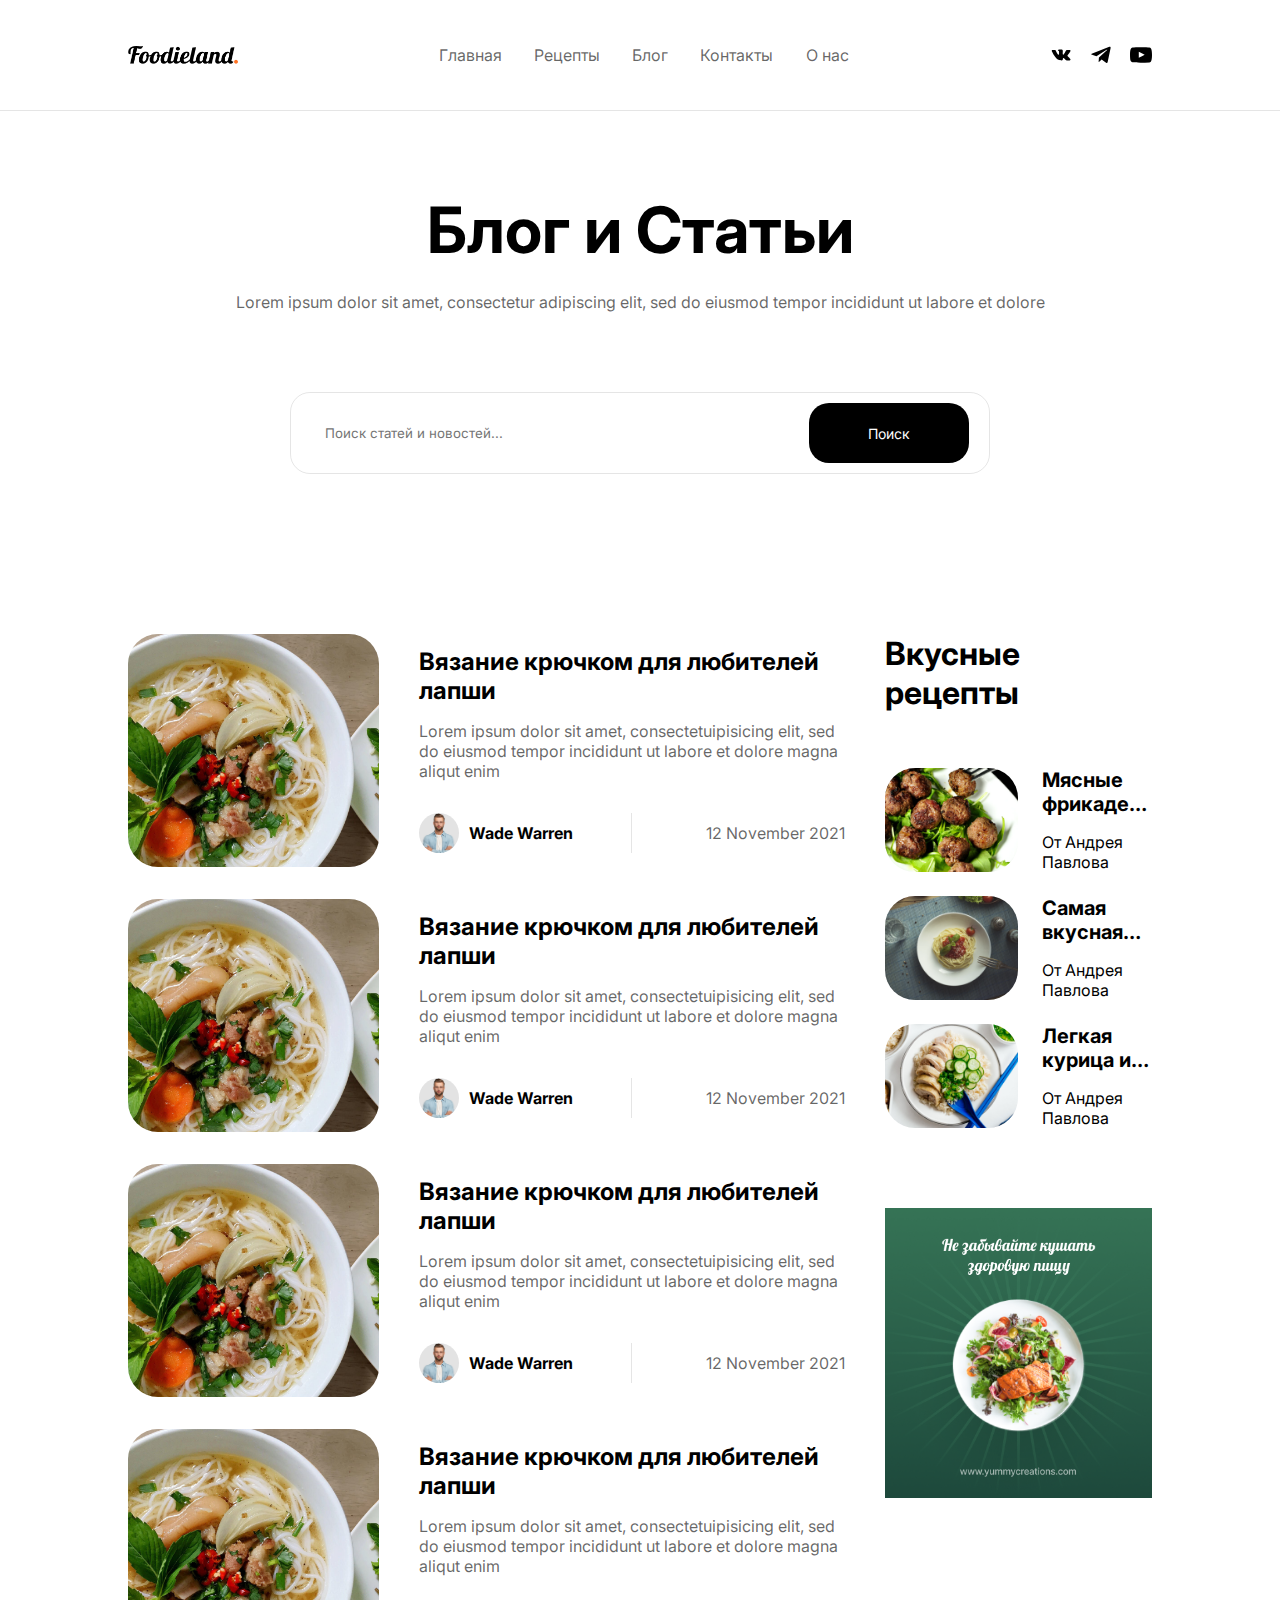
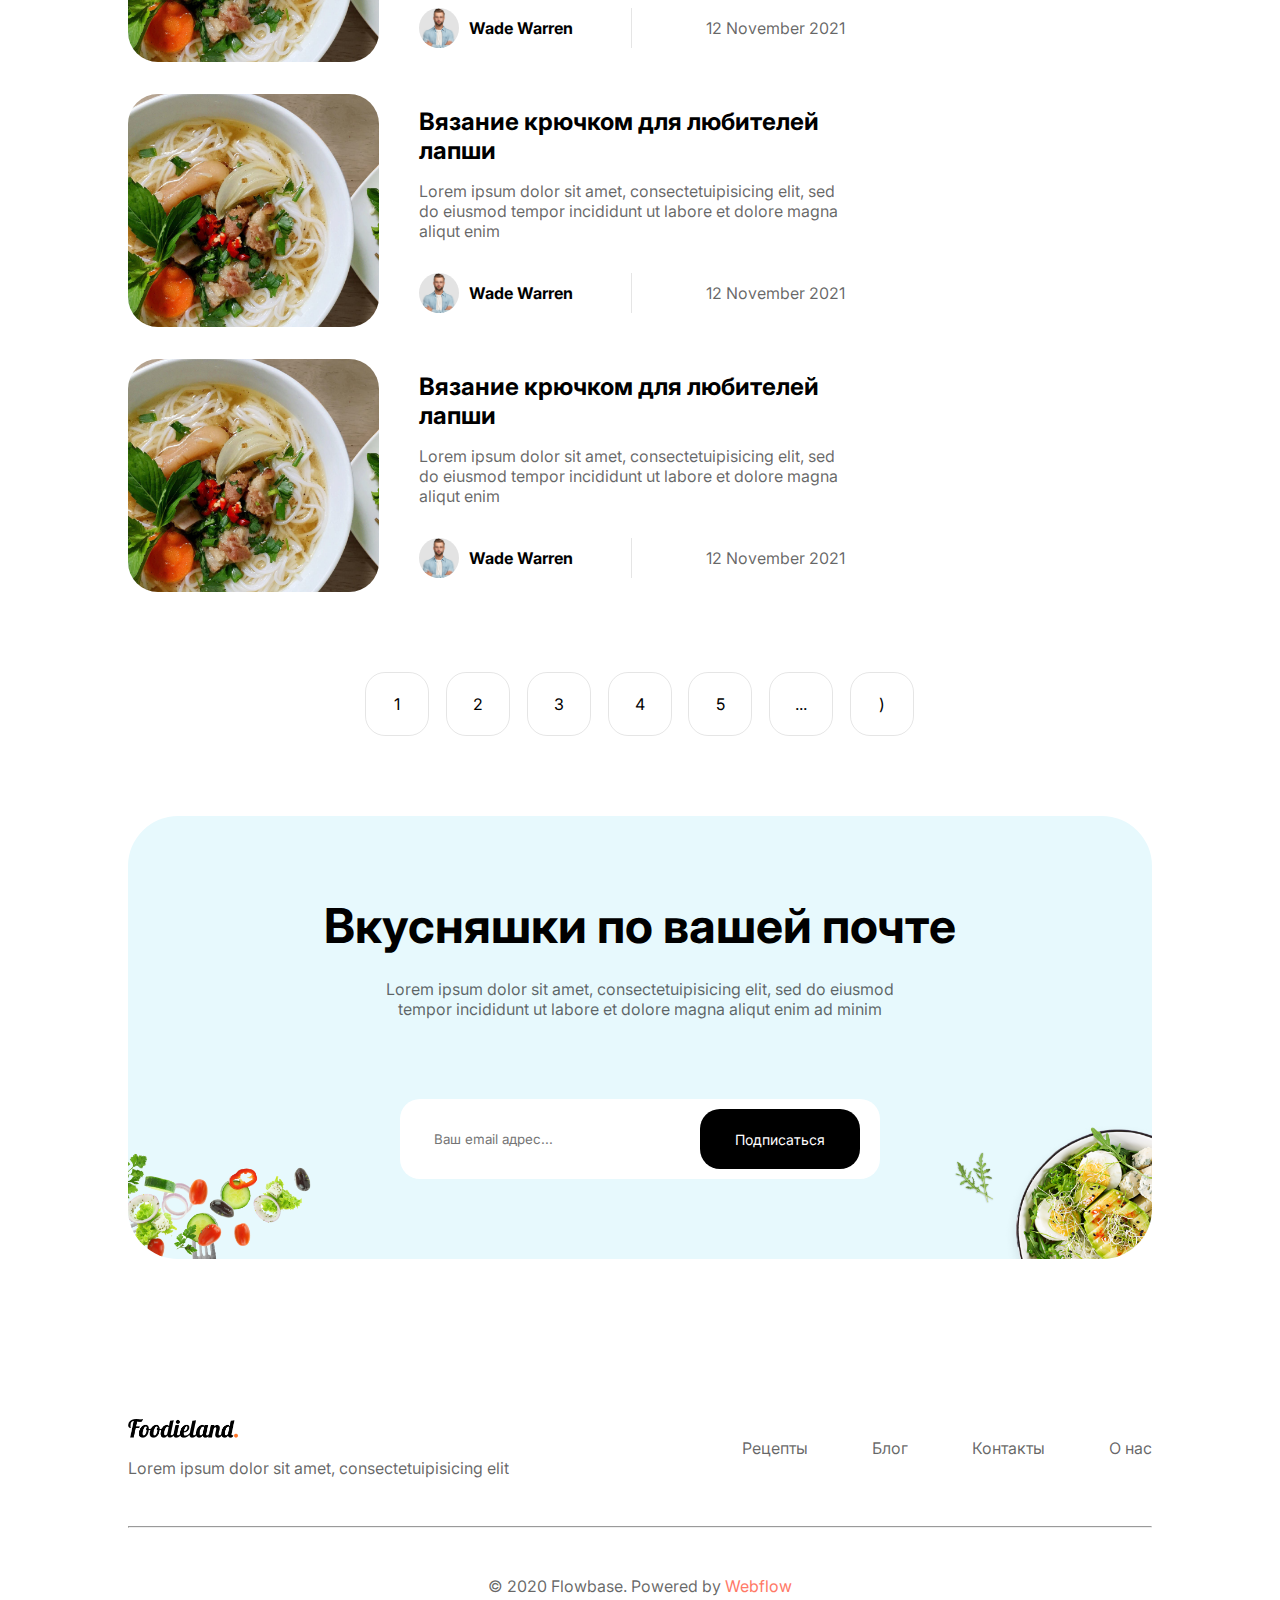
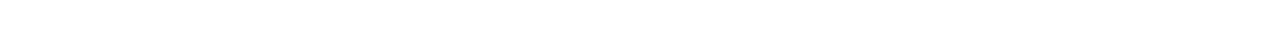
<file: blog.html>
<!DOCTYPE html>
<html lang="ru">
<head>
    <meta charset="UTF-8">
    <meta name="viewport" content="width=device-width, initial-scale=1.0">
    <link rel="stylesheet" href="css/global.css">
    <title>YummyCreations | Блог</title>
</head>
<body>
    <!-- HEADER -->
    <header class="header">
        <div class="header__wrapper">
            <img src="img/header/logo.png" alt="logo" class="logo">
            <nav class="header__nav">
                <ul class="menu">
                    <a href="index.html" class="menu__link"><li class="menu__item">Главная</li></a>
                    <a href="recipes.html" class="menu__link"><li class="menu__item">Рецепты</li></a>
                    <a href="blog.html" class="menu__link"><li class="menu__item">Блог</li></a>
                    <a href="contacts.html" class="menu__link"><li class="menu__item">Контакты</li></a>
                    <a href="about-us.html" class="menu__link"><li class="menu__item">О нас</li></a>
                </ul>
            </nav>
            <nav class="header__social">
                <img src="img/social-icons/vk-icon.svg" alt="vk" class="social__icon">
                <img src="img/social-icons/telegram-icon.svg" alt="tg" class="social__icon">
                <img src="img/social-icons/youtube-icon.svg" alt="yt" class="social__icon">
            </nav>
        </div>
    </header>
    <!-- BLOG & ARTICLE INTRODUCE -->
    <section class="blog_introduce">
        <h1 class="blog_introduce__title">Блог и Статьи</h1>
        <p class="blog_introduce__subtitle">Lorem ipsum dolor sit amet, consectetur adipiscing elit, sed do eiusmod tempor incididunt ut labore et dolore</p>
        <form action="js/#" method="post">
            <div class="search custom_input">
                <input type="text" placeholder="Поиск статей и новостей..." class="input__text search__input_text">
                <div class="subscribe-btn main-btn">
                    <p class="main-btn__text">Поиск</p>
                </div>
            </div>
        </form>
    </section>
    <!-- ARTICLES -->
    <section class="articles_block">
        <div class="articles">
            <div class="article">
                <img src="img/articles/article-1.png" alt="article-1" class="article__img">
                <div class="article__info">
                    <h1 class="article__title">Вязание крючком для любителей лапши</h1>
                    <p class="article__subtitle">Lorem ipsum dolor sit amet, consectetuipisicing elit, sed do eiusmod tempor incididunt ut labore et dolore magna aliqut enim</p>
                    <div class="article__meta_info">
                        <div class="article__author">
                            <img src="img/slider-img/slider-icons/avatar.jpg" alt="avatar" class="article__author__avatar">
                            <p class="article__author__name">Wade Warren</p>
                        </div>
                        <div class="article__post_date">
                            <p class="article__post_date__text">12 November 2021</p>
                        </div>
                    </div>
                </div>
            </div>
            <!--  -->
            <div class="article">
                <img src="img/articles/article-1.png" alt="article-1" class="article__img">
                <div class="article__info">
                    <h1 class="article__title">Вязание крючком для любителей лапши</h1>
                    <p class="article__subtitle">Lorem ipsum dolor sit amet, consectetuipisicing elit, sed do eiusmod tempor incididunt ut labore et dolore magna aliqut enim</p>
                    <div class="article__meta_info">
                        <div class="article__author">
                            <img src="img/slider-img/slider-icons/avatar.jpg" alt="avatar" class="article__author__avatar">
                            <p class="article__author__name">Wade Warren</p>
                        </div>
                        <div class="article__post_date">
                            <p class="article__post_date__text">12 November 2021</p>
                        </div>
                    </div>
                </div>
            </div>
            <!--  -->
            <div class="article">
                <img src="img/articles/article-1.png" alt="article-1" class="article__img">
                <div class="article__info">
                    <h1 class="article__title">Вязание крючком для любителей лапши</h1>
                    <p class="article__subtitle">Lorem ipsum dolor sit amet, consectetuipisicing elit, sed do eiusmod tempor incididunt ut labore et dolore magna aliqut enim</p>
                    <div class="article__meta_info">
                        <div class="article__author">
                            <img src="img/slider-img/slider-icons/avatar.jpg" alt="avatar" class="article__author__avatar">
                            <p class="article__author__name">Wade Warren</p>
                        </div>
                        <div class="article__post_date">
                            <p class="article__post_date__text">12 November 2021</p>
                        </div>
                    </div>
                </div>
            </div>
            <!--  -->
            <div class="article">
                <img src="img/articles/article-1.png" alt="article-1" class="article__img">
                <div class="article__info">
                    <h1 class="article__title">Вязание крючком для любителей лапши</h1>
                    <p class="article__subtitle">Lorem ipsum dolor sit amet, consectetuipisicing elit, sed do eiusmod tempor incididunt ut labore et dolore magna aliqut enim</p>
                    <div class="article__meta_info">
                        <div class="article__author">
                            <img src="img/slider-img/slider-icons/avatar.jpg" alt="avatar" class="article__author__avatar">
                            <p class="article__author__name">Wade Warren</p>
                        </div>
                        <div class="article__post_date">
                            <p class="article__post_date__text">12 November 2021</p>
                        </div>
                    </div>
                </div>
            </div>
            <!--  -->
            <div class="article">
                <img src="img/articles/article-1.png" alt="article-1" class="article__img">
                <div class="article__info">
                    <h1 class="article__title">Вязание крючком для любителей лапши</h1>
                    <p class="article__subtitle">Lorem ipsum dolor sit amet, consectetuipisicing elit, sed do eiusmod tempor incididunt ut labore et dolore magna aliqut enim</p>
                    <div class="article__meta_info">
                        <div class="article__author">
                            <img src="img/slider-img/slider-icons/avatar.jpg" alt="avatar" class="article__author__avatar">
                            <p class="article__author__name">Wade Warren</p>
                        </div>
                        <div class="article__post_date">
                            <p class="article__post_date__text">12 November 2021</p>
                        </div>
                    </div>
                </div>
            </div>
            <!--  -->
            <div class="article">
                <img src="img/articles/article-1.png" alt="article-1" class="article__img">
                <div class="article__info">
                    <h1 class="article__title">Вязание крючком для любителей лапши</h1>
                    <p class="article__subtitle">Lorem ipsum dolor sit amet, consectetuipisicing elit, sed do eiusmod tempor incididunt ut labore et dolore magna aliqut enim</p>
                    <div class="article__meta_info">
                        <div class="article__author">
                            <img src="img/slider-img/slider-icons/avatar.jpg" alt="avatar" class="article__author__avatar">
                            <p class="article__author__name">Wade Warren</p>
                        </div>
                        <div class="article__post_date">
                            <p class="article__post_date__text">12 November 2021</p>
                        </div>
                    </div>
                </div>
            </div>
        </div>
        <aside class="other_recipes dn">
            <div class="other_recipes__cards">
                <h1 class="other_recipes__title">Вкусные рецепты</h1>
                <div class="other_recipes__card">
                    <img src="img/favorite-recipes/fav-meatballs.png" alt="meatballs" class="other_recipes__card__img">
                    <div class="other_recipes__card__info">
                        <h1 class="other_recipes__card__title">Мясные фрикадельки с соусом кремчиз</h1>
                        <p class="other_recipes__card__author">От Андрея Павлова</p>
                    </div>
                </div>
                <div class="other_recipes__card">
                    <img src="img/favorite-recipes/fav-chicken-pasta.png" alt="pasta" class="other_recipes__card__img">
                    <div class="other_recipes__card__info">
                        <h1 class="other_recipes__card__title">Самая вкусная сливочная паста с курицей и беконом</h1>
                        <p class="other_recipes__card__author">От Андрея Павлова</p>
                    </div>
                </div>
                <div class="other_recipes__card">
                    <img src="img/favorite-recipes/fav-chicken-rice.png" alt="rice" class="other_recipes__card__img">
                    <div class="other_recipes__card__info">
                        <h1 class="other_recipes__card__title">Легкая курица и рис в одной кастрюле</h1>
                        <p class="other_recipes__card__author">От Андрея Павлова</p>
                    </div>
                </div>
            </div>
            <img src="img/ads.png" alt="ads" class="ads">
        </aside>
    </section>
    <!-- PAGINATION -->
    <nav class="pagination">
        <div class="pagination_block">1</div>
        <div class="pagination_block">2</div>
        <div class="pagination_block">3</div>
        <div class="pagination_block">4</div>
        <div class="pagination_block">5</div>
        <div class="pagination_block">...</div>
        <div class="pagination_block">)</div>
    </nav>
    <!-- INBOX SUBSCRIBE -->
    <section class="inbox_subscribe">
        <h1 class="inbox_subscribe__title">Вкусняшки по вашей почте</h1>
        <p class="inbox_subscribe__subtitle">Lorem ipsum dolor sit amet, consectetuipisicing elit, sed do eiusmod tempor incididunt ut labore et dolore magna aliqut enim ad minim</p>
        <form action="js/#" method="post">
            <div class="inbox_subscribe__input custom_input">
                <input type="email" placeholder="Ваш email адрес..." class="input__text inbox_subscribe__input_text">
                <div class="subscribe-btn main-btn">
                    <p class="main-btn__text">Подписаться</p>
                </div>
            </div>
        </form>
        <img src="img/inbox-subscribe/salad-1.png" alt="salad" class="inbox_subscribe__img_1">
        <img src="img/inbox-subscribe/salad-2.png" alt="salad" class="inbox_subscribe__img_2">
    </section>
    <!-- FOOTER -->
    <footer class="footer">
        <div class="footer__header">
            <div class="footer__header__info">
                <img src="img/header/logo.png" alt="logo" class="footer__header__info__logo">
                <p class="footer__header__info__text">Lorem ipsum dolor sit amet, consectetuipisicing elit</p>
            </div>
            <nav class="footer__header__nav">
                <ul class="footer__header__menu">
                    <li class="footer__header__menu__item">
                        <a href="recipes.html" class="footer__header__menu__link">Рецепты</a>
                    </li>
                    <li class="footer__header__menu__item">
                        <a href="" class="footer__header__menu__link">Блог</a>
                    </li>
                    <li class="footer__header__menu__item">
                        <a href="" class="footer__header__menu__link">Контакты</a>
                    </li>
                    <li class="footer__header__menu__item">
                        <a href="" class="footer__header__menu__link">О нас</a>
                    </li>
                </ul>
            </nav>
        </div>
        <hr>
        <div class="footer__license">
            <p class="footer__license__text">© 2020 Flowbase. Powered by <span class="orange">Webflow</span></p>
        </div>
    </footer>
</body>
</html>
</file>
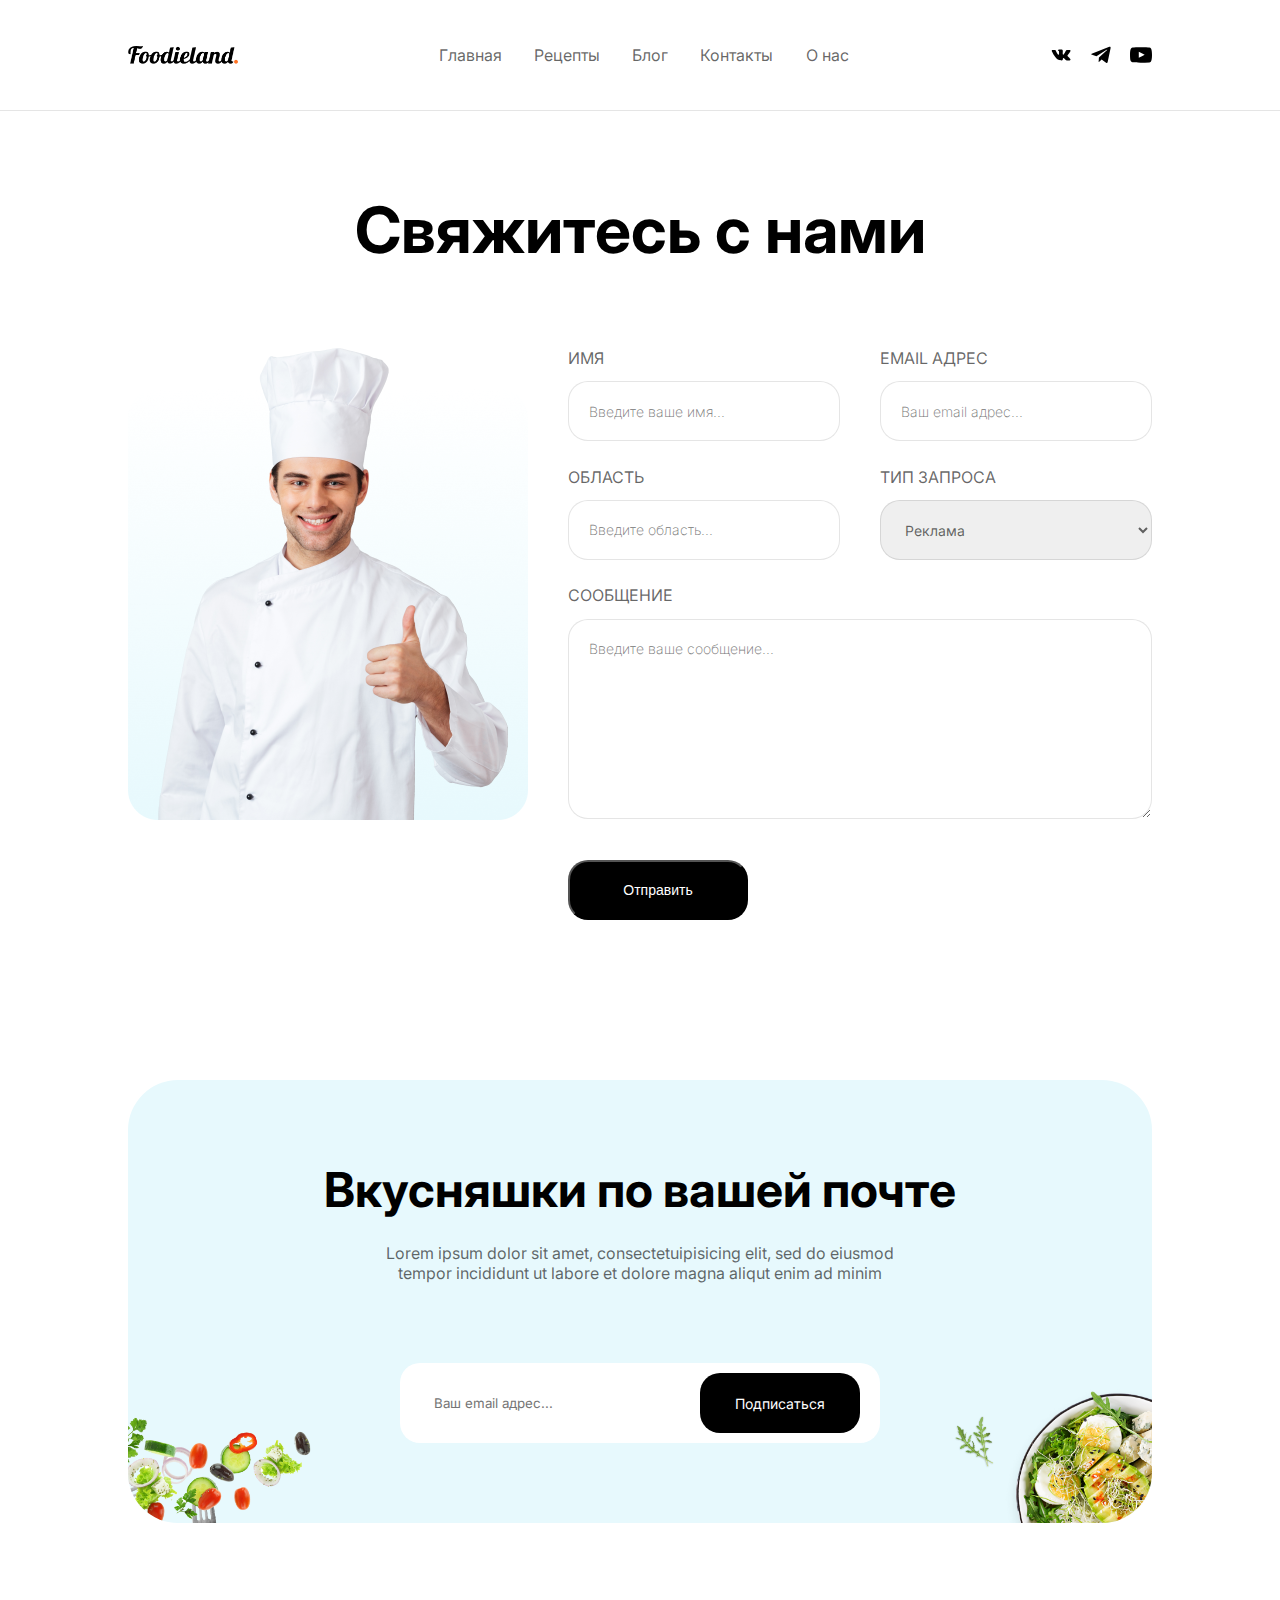
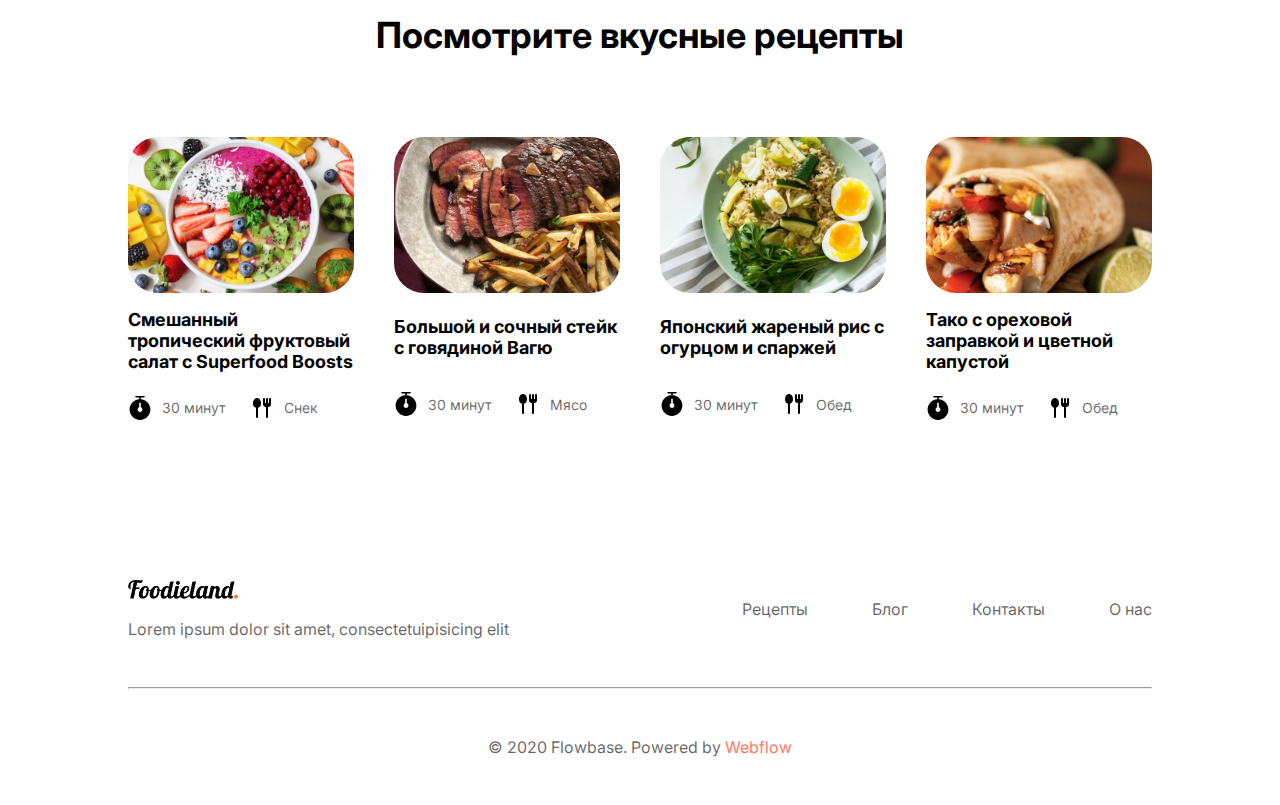
<file: contacts.html>
<!DOCTYPE html>
<html lang="ru">
<head>
    <meta charset="UTF-8">
    <meta name="viewport" content="width=device-width, initial-scale=1.0">
    <link rel="stylesheet" href="css/global.css">
    <title>YummyCreations | Контакты</title>
</head>
<body>
    <!-- HEADER -->
    <header class="header">
        <div class="header__wrapper">
            <img src="img/header/logo.png" alt="logo" class="logo">
            <nav class="header__nav">
                <ul class="menu">
                    <a href="index.html" class="menu__link"><li class="menu__item">Главная</li></a>
                    <a href="recipes.html" class="menu__link"><li class="menu__item">Рецепты</li></a>
                    <a href="blog.html" class="menu__link"><li class="menu__item">Блог</li></a>
                    <a href="contacts.html" class="menu__link"><li class="menu__item">Контакты</li></a>
                    <a href="about-us.html" class="menu__link"><li class="menu__item">О нас</li></a>
                </ul>
            </nav>
            <nav class="header__social">
                <img src="img/social-icons/vk-icon.svg" alt="vk" class="social__icon">
                <img src="img/social-icons/telegram-icon.svg" alt="tg" class="social__icon">
                <img src="img/social-icons/youtube-icon.svg" alt="yt" class="social__icon">
            </nav>
        </div>
    </header>
    <!-- FORM -->
    <form action="js/#" method="post" class="contact_us">
        <h1 class="contact_us__title">Свяжитесь с нами</h1>
        <div class="contact_us__form">
            <img src="img/man.png" alt="man" class="contact_us__img">
            <div class="form__content">
                <div class="form__input__content">
                    <label for="name">Имя</label>
                    <input type="text" id="name" placeholder="Введите ваше имя..." class="form__input">
                </div>
                <div class="form__input__content">
                    <label for="email">Email адрес</label>
                    <input type="text" id="email" placeholder="Ваш email адрес..." class="form__input">
                </div>
                <div class="form__input__content">
                    <label for="subject">Область</label>
                    <input type="text" id="subject" placeholder="Введите область..." class="form__input">
                </div>
                <div class="form__select__content">
                    <label for="enquiry">Тип запроса</label>
                    <select class="form__select" id="enquiry">
                        <option value="Advertising">Реклама</option>
                    </select>
                </div>
                <div class="form__textarea__content">
                    <label for="textarea">Сообщение</label>
                    <textarea class="form__textarea" id="textarea" placeholder="Введите ваше сообщение..."></textarea>
                </div>
            </div>
            <button type="submit" class="form-btn main-btn">
                <p class="main-btn__text">Отправить</p>
            </button>
        </div>
    </form>
     <!-- INBOX SUBSCRIBE -->
     <section class="inbox_subscribe">
        <h1 class="inbox_subscribe__title">Вкусняшки по вашей почте</h1>
        <p class="inbox_subscribe__subtitle">Lorem ipsum dolor sit amet, consectetuipisicing elit, sed do eiusmod tempor incididunt ut labore et dolore magna aliqut enim ad minim</p>
        <form action="js/#" method="post">
            <div class="inbox_subscribe__input custom_input">
                <input type="email" placeholder="Ваш email адрес..." class="input__text inbox_subscribe__input_text">
                <div class="subscribe-btn main-btn">
                    <p class="main-btn__text">Подписаться</p>
                </div>
            </div>
        </form>
        <img src="img/inbox-subscribe/salad-1.png" alt="salad" class="inbox_subscribe__img_1">
        <img src="img/inbox-subscribe/salad-2.png" alt="salad" class="inbox_subscribe__img_2">
    </section>
    <!-- MAY YOU LIKE -->
    <section class="make_your_day no-padding-bottom">
        <h1 class="may_you_like_title">Посмотрите вкусные рецепты</h1>
        <div class="make_your_day__cards four-grid">
            <div class="make_your_day__card">
                <img src="img/make-your-day/fruit-salad.png" alt="fruit-salad" class="make_your_day__card__img">
                <h1 class="make_your_day__card__title">Смешанный тропический фруктовый салат с Superfood Boosts</h1>
                <div class="cooking_info">
                    <div class="cooking_info__time">
                        <img src="img/slider-img/slider-icons/timer.svg" alt="" class="cooking_info__img">
                        <p class="cooking_info__text">30 минут</p>
                    </div>
                    <div class="cooking_info__type">
                        <img src="img/slider-img/slider-icons/spoon-fork.svg" alt="" class="cooking_info__img">
                        <p class="cooking_info__text">Снек</p>
                    </div>
                </div>
            </div>
            <!--  -->
            <div class="make_your_day__card">
                <img src="img/make-your-day/beef.png" alt="beef" class="make_your_day__card__img">
                <h1 class="make_your_day__card__title">Большой и сочный стейк с говядиной Вагю</h1>
                <div class="cooking_info">
                    <div class="cooking_info__time">
                        <img src="img/slider-img/slider-icons/timer.svg" alt="" class="cooking_info__img">
                        <p class="cooking_info__text">30 минут</p>
                    </div>
                    <div class="cooking_info__type">
                        <img src="img/slider-img/slider-icons/spoon-fork.svg" alt="" class="cooking_info__img">
                        <p class="cooking_info__text">Мясо</p>
                    </div>
                </div>
            </div>
            <!--  -->
            <div class="make_your_day__card">
                <img src="img/make-your-day/fried-rice.png" alt="fried-rice" class="make_your_day__card__img">
                <h1 class="make_your_day__card__title">Японский жареный рис c огурцом и спаржей</h1>
                <div class="cooking_info">
                    <div class="cooking_info__time">
                        <img src="img/slider-img/slider-icons/timer.svg" alt="" class="cooking_info__img">
                        <p class="cooking_info__text">30 минут</p>
                    </div>
                    <div class="cooking_info__type">
                        <img src="img/slider-img/slider-icons/spoon-fork.svg" alt="" class="cooking_info__img">
                        <p class="cooking_info__text">Обед</p>
                    </div>
                </div>
            </div>
            <!--  -->
            <div class="make_your_day__card">
                <img src="img/make-your-day/taco.png" alt="taco" class="make_your_day__card__img">
                <h1 class="make_your_day__card__title">Тако с ореховой заправкой и цветной капустой</h1>
                <div class="cooking_info">
                    <div class="cooking_info__time">
                        <img src="img/slider-img/slider-icons/timer.svg" alt="" class="cooking_info__img">
                        <p class="cooking_info__text">30 минут</p>
                    </div>
                    <div class="cooking_info__type">
                        <img src="img/slider-img/slider-icons/spoon-fork.svg" alt="" class="cooking_info__img">
                        <p class="cooking_info__text">Обед</p>
                    </div>
                </div>
            </div>
        </div>
    </section>
    <!-- FOOTER -->
    <footer class="footer">
        <div class="footer__header">
            <div class="footer__header__info">
                <img src="img/header/logo.png" alt="logo" class="footer__header__info__logo">
                <p class="footer__header__info__text">Lorem ipsum dolor sit amet, consectetuipisicing elit</p>
            </div>
            <nav class="footer__header__nav">
                <ul class="footer__header__menu">
                    <li class="footer__header__menu__item">
                        <a href="recipes.html" class="footer__header__menu__link">Рецепты</a>
                    </li>
                    <li class="footer__header__menu__item">
                        <a href="blog.html" class="footer__header__menu__link">Блог</a>
                    </li>
                    <li class="footer__header__menu__item">
                        <a href="contacts.html" class="footer__header__menu__link">Контакты</a>
                    </li>
                    <li class="footer__header__menu__item">
                        <a href="about-us.html" class="footer__header__menu__link">О нас</a>
                    </li>
                </ul>
            </nav>
        </div>
        <hr>
        <div class="footer__license">
            <p class="footer__license__text">© 2020 Flowbase. Powered by <span class="orange">Webflow</span></p>
        </div>
    </footer>
</body>
</html>
</file>
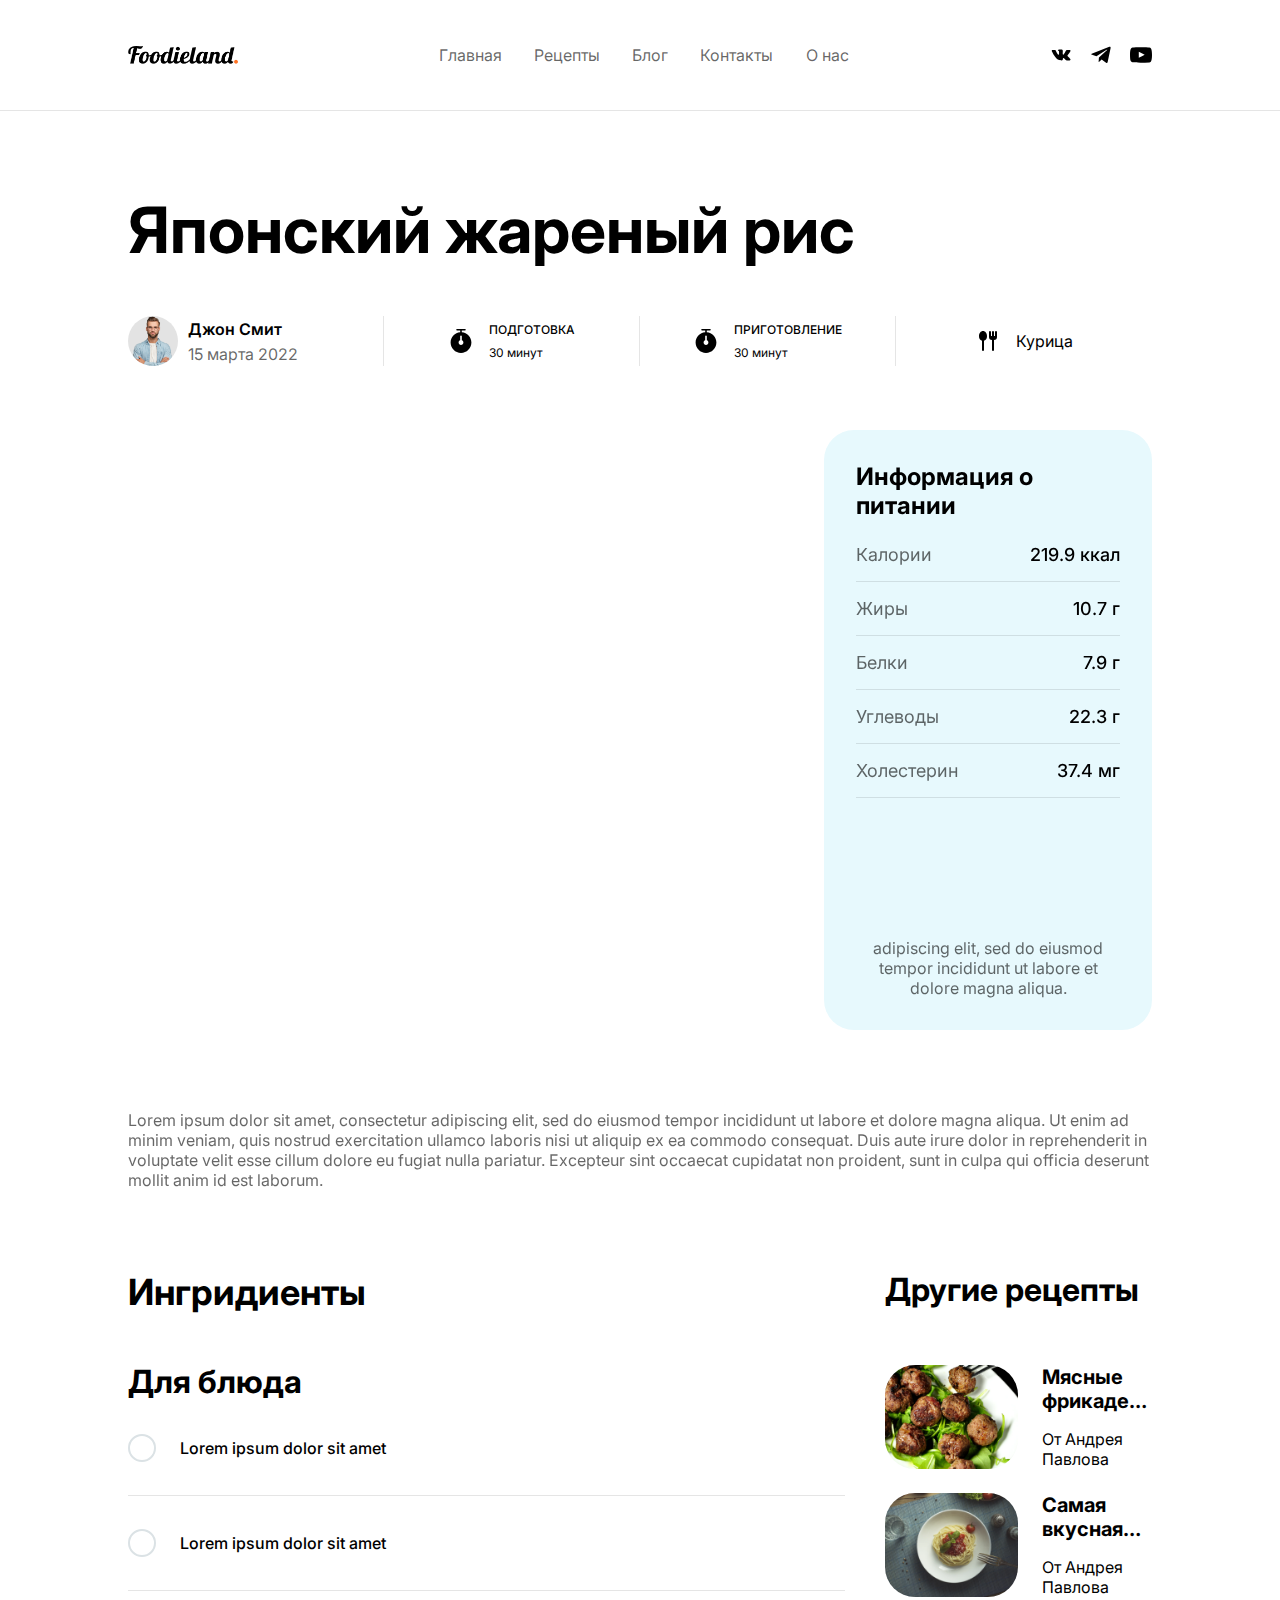
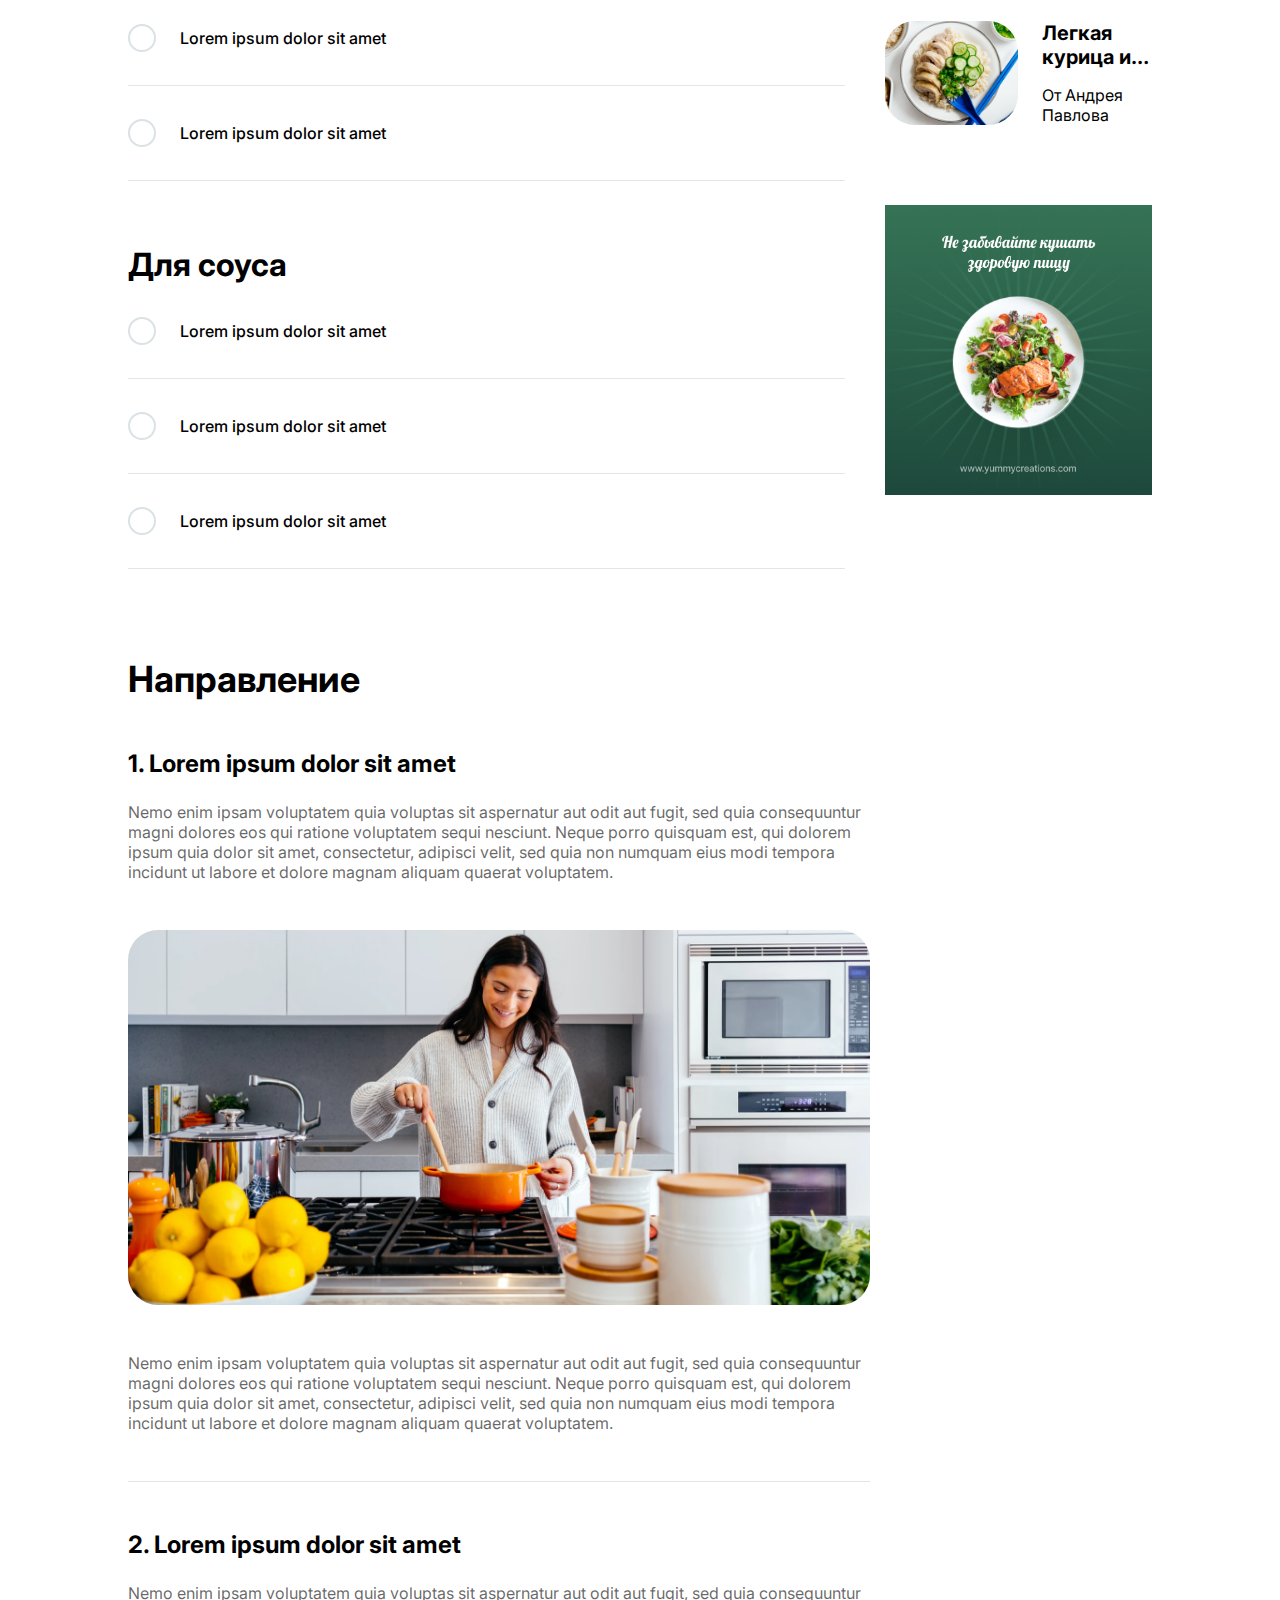
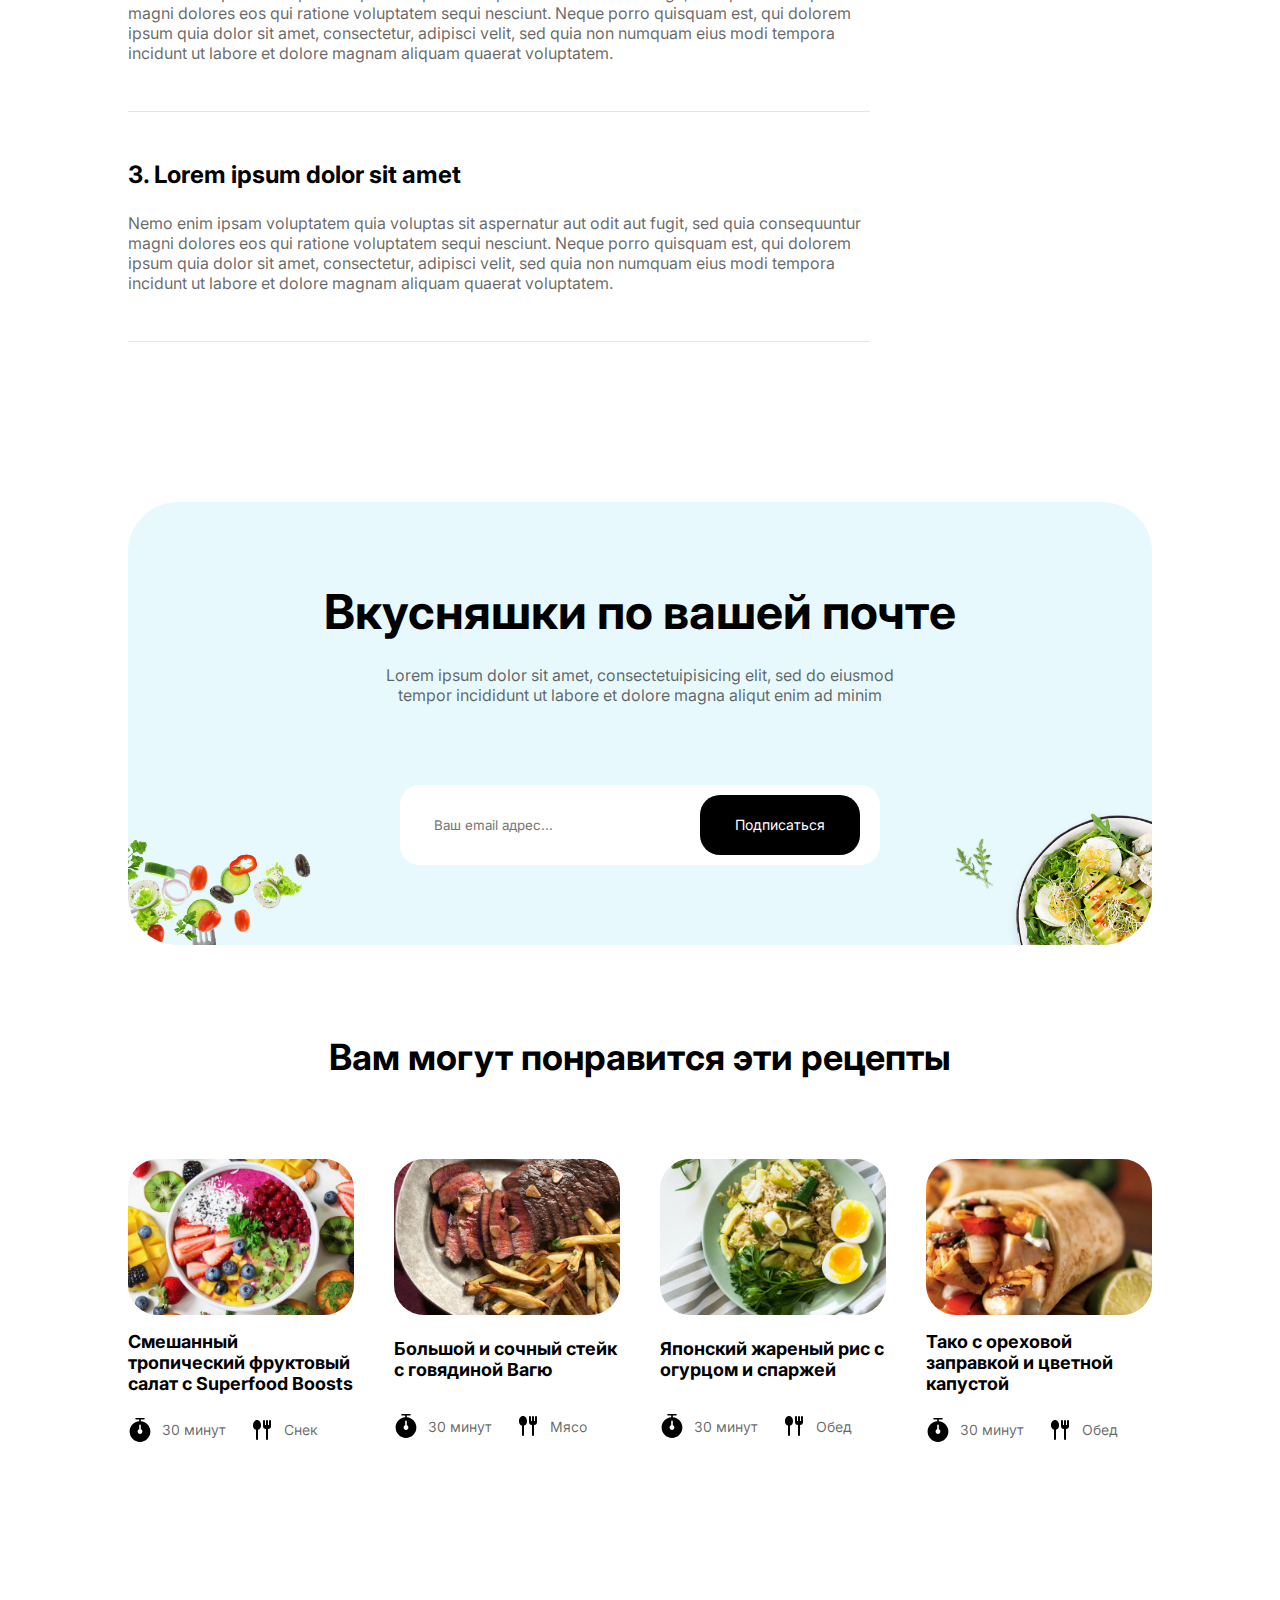
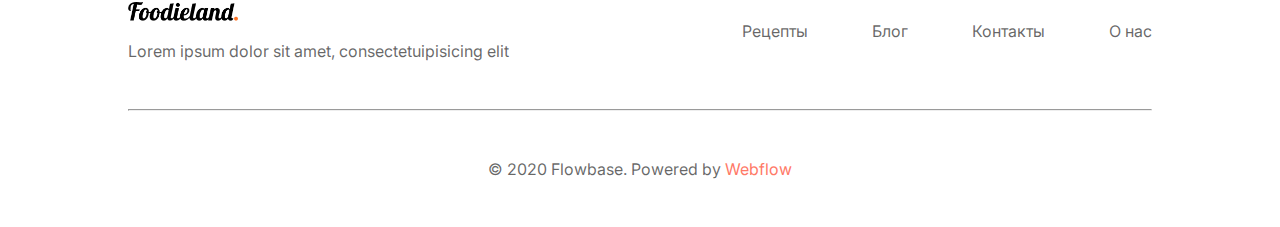
<file: recipes.html>
<!DOCTYPE html>
<html lang="ru">
<head>
    <meta charset="UTF-8">
    <meta name="viewport" content="width=device-width, initial-scale=1.0">
    <link rel="stylesheet" href="css/global.css">
    <title>YummyCreations | Рецепты</title>
</head>
<body>
    <!-- HEADER -->
    <header class="header">
        <div class="header__wrapper">
            <img src="img/header/logo.png" alt="logo" class="logo">
            <nav class="header__nav">
                <ul class="menu">
                    <a href="index.html" class="menu__link"><li class="menu__item">Главная</li></a>
                    <a href="recipes.html" class="menu__link"><li class="menu__item">Рецепты</li></a>
                    <a href="blog.html" class="menu__link"><li class="menu__item">Блог</li></a>
                    <a href="contacts.html" class="menu__link"><li class="menu__item">Контакты</li></a>
                    <a href="about-us.html" class="menu__link"><li class="menu__item">О нас</li></a>
                </ul>
            </nav>
            <nav class="header__social">
                <img src="img/social-icons/vk-icon.svg" alt="vk" class="social__icon">
                <img src="img/social-icons/telegram-icon.svg" alt="tg" class="social__icon">
                <img src="img/social-icons/youtube-icon.svg" alt="yt" class="social__icon">
            </nav>
        </div>
    </header>
    <!-- RECIPE MAIN BLOCK -->
    <main class="recipe_main_block">
        <h1 class="recipe_main_block__title">Японский жареный рис</h1>
        <div class="recipe_cook_info">
            <div class="recipe_cook_info__author">
                <img src="img/slider-img/slider-icons/avatar.jpg" alt="avatar" class="recipe__meta__author__avatar">
                <div class="recipe__meta__text">
                    <p class="recipe__meta__text__name">Джон Смит</p>
                    <p class="recipe__meta__text__post_time">15 марта 2022</p>
                </div>
            </div>
            <div class="recipe_cook_info__prepare_time">
                <img src="img/slider-img/slider-icons/timer.svg" alt="timer" class="recipe_cook_info__time_img">
                <div class="recipe_cook_info__time__text">
                    <p class="recipe_cook_info__time__text__title">ПОДГОТОВКА</p>
                    <p class="recipe_cook_info__time__text__time">30 минут</p>
                </div>
            </div>
            <div class="recipe_cook_info__cook_time">
                <img src="img/slider-img/slider-icons/timer.svg" alt="timer" class="recipe_cook_info__time_img">
                <div class="recipe_cook_info__time__text">
                    <p class="recipe_cook_info__time__text__title">ПРИГОТОВЛЕНИЕ</p>
                    <p class="recipe_cook_info__time__text__time">30 минут</p>
                </div>
            </div>
            <div class="recipe_cook_info__food_type">
                <img src="img/slider-img/slider-icons/spoon-fork.svg" alt="spoon-fork" class="recipe_cook_info__food_type__img">
                <p class="recipe_cook_info__food_type__text">Курица</p>
            </div>
        </div>
        <div class="print">
            <div class="print__icon">
                <img src="img/printer.svg" alt="print" class="print__icon__img">
            </div>
            <p class="print__text">Печать</p>
        </div>
        <div class="share">
            <div class="share__icon">
                <img src="img/share.svg" alt="share" class="share__icon__img">
            </div>
            <p class="share__text">Поделится</p>
        </div>
        <div class="recipe_main_block__content">
            <iframe class="recipe__video" src="https://www.youtube.com/embed/uHBGZOMK8hE?si=JXQoo-oJs_jxNQhv" title="YouTube video player" frameborder="0" allow="accelerometer; autoplay; clipboard-write; encrypted-media; gyroscope; picture-in-picture; web-share" referrerpolicy="strict-origin-when-cross-origin" allowfullscreen></iframe>              
            <aside class="pfc">
                <h1 class="pfc__title">Информация о питании</h1>
                <div class="pfc__text">
                    <p class="pfc__name">Калории</p>
                    <p class="pfc__value">219.9 ккал</p>
                </div>
                <div class="pfc__text">
                    <p class="pfc__name">Жиры</p>
                    <p class="pfc__value">10.7 г</p>
                </div>
                <div class="pfc__text">
                    <p class="pfc__name">Белки</p>
                    <p class="pfc__value">7.9 г</p>
                </div>
                <div class="pfc__text">
                    <p class="pfc__name">Углеводы</p>
                    <p class="pfc__value">22.3 г</p>
                </div>
                <div class="pfc__text">
                    <p class="pfc__name">Холестерин</p>
                    <p class="pfc__value">37.4 мг</p>
                </div>
                <p class="pfc__ad_info">adipiscing elit, sed do eiusmod tempor incididunt ut labore et dolore magna aliqua. </p>
            </aside>
        </div>
        <p class="recipe_main_block__description">Lorem ipsum dolor sit amet, consectetur adipiscing elit, sed do eiusmod tempor incididunt ut labore et dolore magna aliqua. Ut enim ad minim veniam, quis nostrud exercitation ullamco laboris nisi ut aliquip ex ea commodo consequat. Duis aute irure dolor in reprehenderit in voluptate velit esse cillum dolore eu fugiat nulla pariatur. Excepteur sint occaecat cupidatat non proident, sunt in culpa qui officia deserunt mollit anim id est laborum.</p>
    </main>
    <!-- RECIPE COOKING INFO -->
    <section class="recipe_cooking_info"> 
        <div class="ingredients">
            <h1 class="ingredients__title">Ингридиенты</h1>
            <div class="ingredients__for_main_dish">
                <h1 class="ingredients__for_main_dish__title">Для блюда</h1>
                <!--  -->
                <div class="ingredients__checkbox">
                    <input type="checkbox" id="checkbox_1" class="ingredients__checkbox__input">
                    <label for="checkbox_1">Lorem ipsum dolor sit amet</label>
                </div>
                <!--  -->
                <div class="ingredients__checkbox">
                    <input type="checkbox" id="checkbox_2" class="ingredients__checkbox__input">
                    <label for="checkbox_2">Lorem ipsum dolor sit amet</label>
                </div>
                <!--  -->
                <div class="ingredients__checkbox">
                    <input type="checkbox" id="checkbox_3" class="ingredients__checkbox__input">
                    <label for="checkbox_3">Lorem ipsum dolor sit amet</label>
                </div>
                <!--  -->
                <div class="ingredients__checkbox">
                    <input type="checkbox" id="checkbox_4" class="ingredients__checkbox__input">
                    <label for="checkbox_4">Lorem ipsum dolor sit amet</label>
                </div>
            </div>
            <div class="ingredients__for_sauce">
                <h1 class="ingredients__for_sauce__title">Для соуса</h1>
                <div class="ingredients__checkbox">
                    <input type="checkbox" id="checkbox_5" class="ingredients__checkbox__input">
                    <label for="checkbox_5">Lorem ipsum dolor sit amet</label>
                </div>
                <div class="ingredients__checkbox">
                    <input type="checkbox" id="checkbox_6" class="ingredients__checkbox__input">
                    <label for="checkbox_6">Lorem ipsum dolor sit amet</label>
                </div>
                <div class="ingredients__checkbox">
                    <input type="checkbox" id="checkbox_7" class="ingredients__checkbox__input">
                    <label for="checkbox_7">Lorem ipsum dolor sit amet</label>
                </div>
            </div>
        </div>
        <aside class="other_recipes">
            <div class="other_recipes__cards">
                <h1 class="other_recipes__title">Другие рецепты</h1>
                <div class="other_recipes__card">
                    <img src="img/favorite-recipes/fav-meatballs.png" alt="meatballs" class="other_recipes__card__img">
                    <div class="other_recipes__card__info">
                        <h1 class="other_recipes__card__title">Мясные фрикадельки с соусом кремчиз</h1>
                        <p class="other_recipes__card__author">От Андрея Павлова</p>
                    </div>
                </div>
                <div class="other_recipes__card">
                    <img src="img/favorite-recipes/fav-chicken-pasta.png" alt="pasta" class="other_recipes__card__img">
                    <div class="other_recipes__card__info">
                        <h1 class="other_recipes__card__title">Самая вкусная сливочная паста с курицей и беконом</h1>
                        <p class="other_recipes__card__author">От Андрея Павлова</p>
                    </div>
                </div>
                <div class="other_recipes__card">
                    <img src="img/favorite-recipes/fav-chicken-rice.png" alt="rice" class="other_recipes__card__img">
                    <div class="other_recipes__card__info">
                        <h1 class="other_recipes__card__title">Легкая курица и рис в одной кастрюле</h1>
                        <p class="other_recipes__card__author">От Андрея Павлова</p>
                    </div>
                </div>
            </div>
            <img src="img/ads.png" alt="ads" class="ads">
        </aside>
    </section>
    <!-- DIRECTIONS -->
    <section class="directions">
        <h1 class="directions__title">Направление</h1>
        <div class="directions__item">
            <h1 class="directions__item__title">1. Lorem ipsum dolor sit amet</h1>
            <p class="directions__item__text">
                Nemo enim ipsam voluptatem quia voluptas sit aspernatur aut odit aut fugit, sed quia consequuntur magni dolores eos qui ratione voluptatem sequi nesciunt. Neque porro quisquam est, qui dolorem ipsum quia dolor sit amet, consectetur, adipisci velit, sed quia non numquam eius modi tempora incidunt ut labore et dolore magnam aliquam quaerat voluptatem.
            </p>
            <img src="img/directions/cook.png" alt="cook" class="directions__item__img">
            <p class="directions__item__text">
                Nemo enim ipsam voluptatem quia voluptas sit aspernatur aut odit aut fugit, sed quia consequuntur magni dolores eos qui ratione voluptatem sequi nesciunt. Neque porro quisquam est, qui dolorem ipsum quia dolor sit amet, consectetur, adipisci velit, sed quia non numquam eius modi tempora incidunt ut labore et dolore magnam aliquam quaerat voluptatem.
            </p>
        </div>
        <div class="directions__item">
            <h1 class="directions__item__title">2. Lorem ipsum dolor sit amet</h1>
            <p class="directions__item__text">
                Nemo enim ipsam voluptatem quia voluptas sit aspernatur aut odit aut fugit, sed quia consequuntur magni dolores eos qui ratione voluptatem sequi nesciunt. Neque porro quisquam est, qui dolorem ipsum quia dolor sit amet, consectetur, adipisci velit, sed quia non numquam eius modi tempora incidunt ut labore et dolore magnam aliquam quaerat voluptatem.
            </p>
        </div>
        <div class="directions__item">
            <h1 class="directions__item__title">3. Lorem ipsum dolor sit amet</h1>
            <p class="directions__item__text">
                Nemo enim ipsam voluptatem quia voluptas sit aspernatur aut odit aut fugit, sed quia consequuntur magni dolores eos qui ratione voluptatem sequi nesciunt. Neque porro quisquam est, qui dolorem ipsum quia dolor sit amet, consectetur, adipisci velit, sed quia non numquam eius modi tempora incidunt ut labore et dolore magnam aliquam quaerat voluptatem.
            </p>
        </div>
    </section>
    <!-- INBOX SUBSCRIBE -->
    <section class="inbox_subscribe">
        <h1 class="inbox_subscribe__title">Вкусняшки по вашей почте</h1>
        <p class="inbox_subscribe__subtitle">Lorem ipsum dolor sit amet, consectetuipisicing elit, sed do eiusmod tempor incididunt ut labore et dolore magna aliqut enim ad minim</p>
        <form action="js/#" method="post">
            <div class="inbox_subscribe__input custom_input">
                <input type="email" placeholder="Ваш email адрес..." class="input__text inbox_subscribe__input_text">
                <div class="subscribe-btn main-btn">
                    <p class="main-btn__text">Подписаться</p>
                </div>
            </div>
        </form>
        <img src="img/inbox-subscribe/salad-1.png" alt="salad" class="inbox_subscribe__img_1">
        <img src="img/inbox-subscribe/salad-2.png" alt="salad" class="inbox_subscribe__img_2">
    </section>
    <!-- MAY YOU LIKE -->
    <section class="make_your_day no-padding-bottom">
        <h1 class="may_you_like_title">Вам могут понравится эти рецепты</h1>
        <div class="make_your_day__cards four-grid">
            <div class="make_your_day__card">
                <img src="img/make-your-day/fruit-salad.png" alt="fruit-salad" class="make_your_day__card__img">
                <h1 class="make_your_day__card__title">Смешанный тропический фруктовый салат с Superfood Boosts</h1>
                <div class="cooking_info">
                    <div class="cooking_info__time">
                        <img src="img/slider-img/slider-icons/timer.svg" alt="" class="cooking_info__img">
                        <p class="cooking_info__text">30 минут</p>
                    </div>
                    <div class="cooking_info__type">
                        <img src="img/slider-img/slider-icons/spoon-fork.svg" alt="" class="cooking_info__img">
                        <p class="cooking_info__text">Снек</p>
                    </div>
                </div>
            </div>
            <!--  -->
            <div class="make_your_day__card">
                <img src="img/make-your-day/beef.png" alt="beef" class="make_your_day__card__img">
                <h1 class="make_your_day__card__title">Большой и сочный стейк с говядиной Вагю</h1>
                <div class="cooking_info">
                    <div class="cooking_info__time">
                        <img src="img/slider-img/slider-icons/timer.svg" alt="" class="cooking_info__img">
                        <p class="cooking_info__text">30 минут</p>
                    </div>
                    <div class="cooking_info__type">
                        <img src="img/slider-img/slider-icons/spoon-fork.svg" alt="" class="cooking_info__img">
                        <p class="cooking_info__text">Мясо</p>
                    </div>
                </div>
            </div>
            <!--  -->
            <div class="make_your_day__card">
                <img src="img/make-your-day/fried-rice.png" alt="fried-rice" class="make_your_day__card__img">
                <h1 class="make_your_day__card__title">Японский жареный рис c огурцом и спаржей</h1>
                <div class="cooking_info">
                    <div class="cooking_info__time">
                        <img src="img/slider-img/slider-icons/timer.svg" alt="" class="cooking_info__img">
                        <p class="cooking_info__text">30 минут</p>
                    </div>
                    <div class="cooking_info__type">
                        <img src="img/slider-img/slider-icons/spoon-fork.svg" alt="" class="cooking_info__img">
                        <p class="cooking_info__text">Обед</p>
                    </div>
                </div>
            </div>
            <!--  -->
            <div class="make_your_day__card">
                <img src="img/make-your-day/taco.png" alt="taco" class="make_your_day__card__img">
                <h1 class="make_your_day__card__title">Тако с ореховой заправкой и цветной капустой</h1>
                <div class="cooking_info">
                    <div class="cooking_info__time">
                        <img src="img/slider-img/slider-icons/timer.svg" alt="" class="cooking_info__img">
                        <p class="cooking_info__text">30 минут</p>
                    </div>
                    <div class="cooking_info__type">
                        <img src="img/slider-img/slider-icons/spoon-fork.svg" alt="" class="cooking_info__img">
                        <p class="cooking_info__text">Обед</p>
                    </div>
                </div>
            </div>
        </div>
    </section>
    <!-- FOOTER -->
    <footer class="footer">
        <div class="footer__header">
            <div class="footer__header__info">
                <img src="img/header/logo.png" alt="logo" class="footer__header__info__logo">
                <p class="footer__header__info__text">Lorem ipsum dolor sit amet, consectetuipisicing elit</p>
            </div>
            <nav class="footer__header__nav">
                <ul class="footer__header__menu">
                    <li class="footer__header__menu__item">
                        <a href="recipes.html" class="footer__header__menu__link">Рецепты</a>
                    </li>
                    <li class="footer__header__menu__item">
                        <a href="blog.html" class="footer__header__menu__link">Блог</a>
                    </li>
                    <li class="footer__header__menu__item">
                        <a href="contacts.html" class="footer__header__menu__link">Контакты</a>
                    </li>
                    <li class="footer__header__menu__item">
                        <a href="about-us.html" class="footer__header__menu__link">О нас</a>
                    </li>
                </ul>
            </nav>
        </div>
        <hr>
        <div class="footer__license">
            <p class="footer__license__text">© 2020 Flowbase. Powered by <span class="orange">Webflow</span></p>
        </div>
    </footer>
</body>
</html>
</file>
<file: css/global.css>
/* Base link */
@import url(base/index.css);
/* Components link */
@import url(components/index/index.css);
@import url(components/recipe/index.css);
@import url(components/blog/index.css);
@import url(components/article/index.css);
@import url(components/buttons.css);
@import url(components/custom-input.css);
@import url(components/pagination.css);
@import url(components/form.css);
@import url(components/slider.css);
/* Utilities link */
@import url(utilities/variables.css);
</file>
